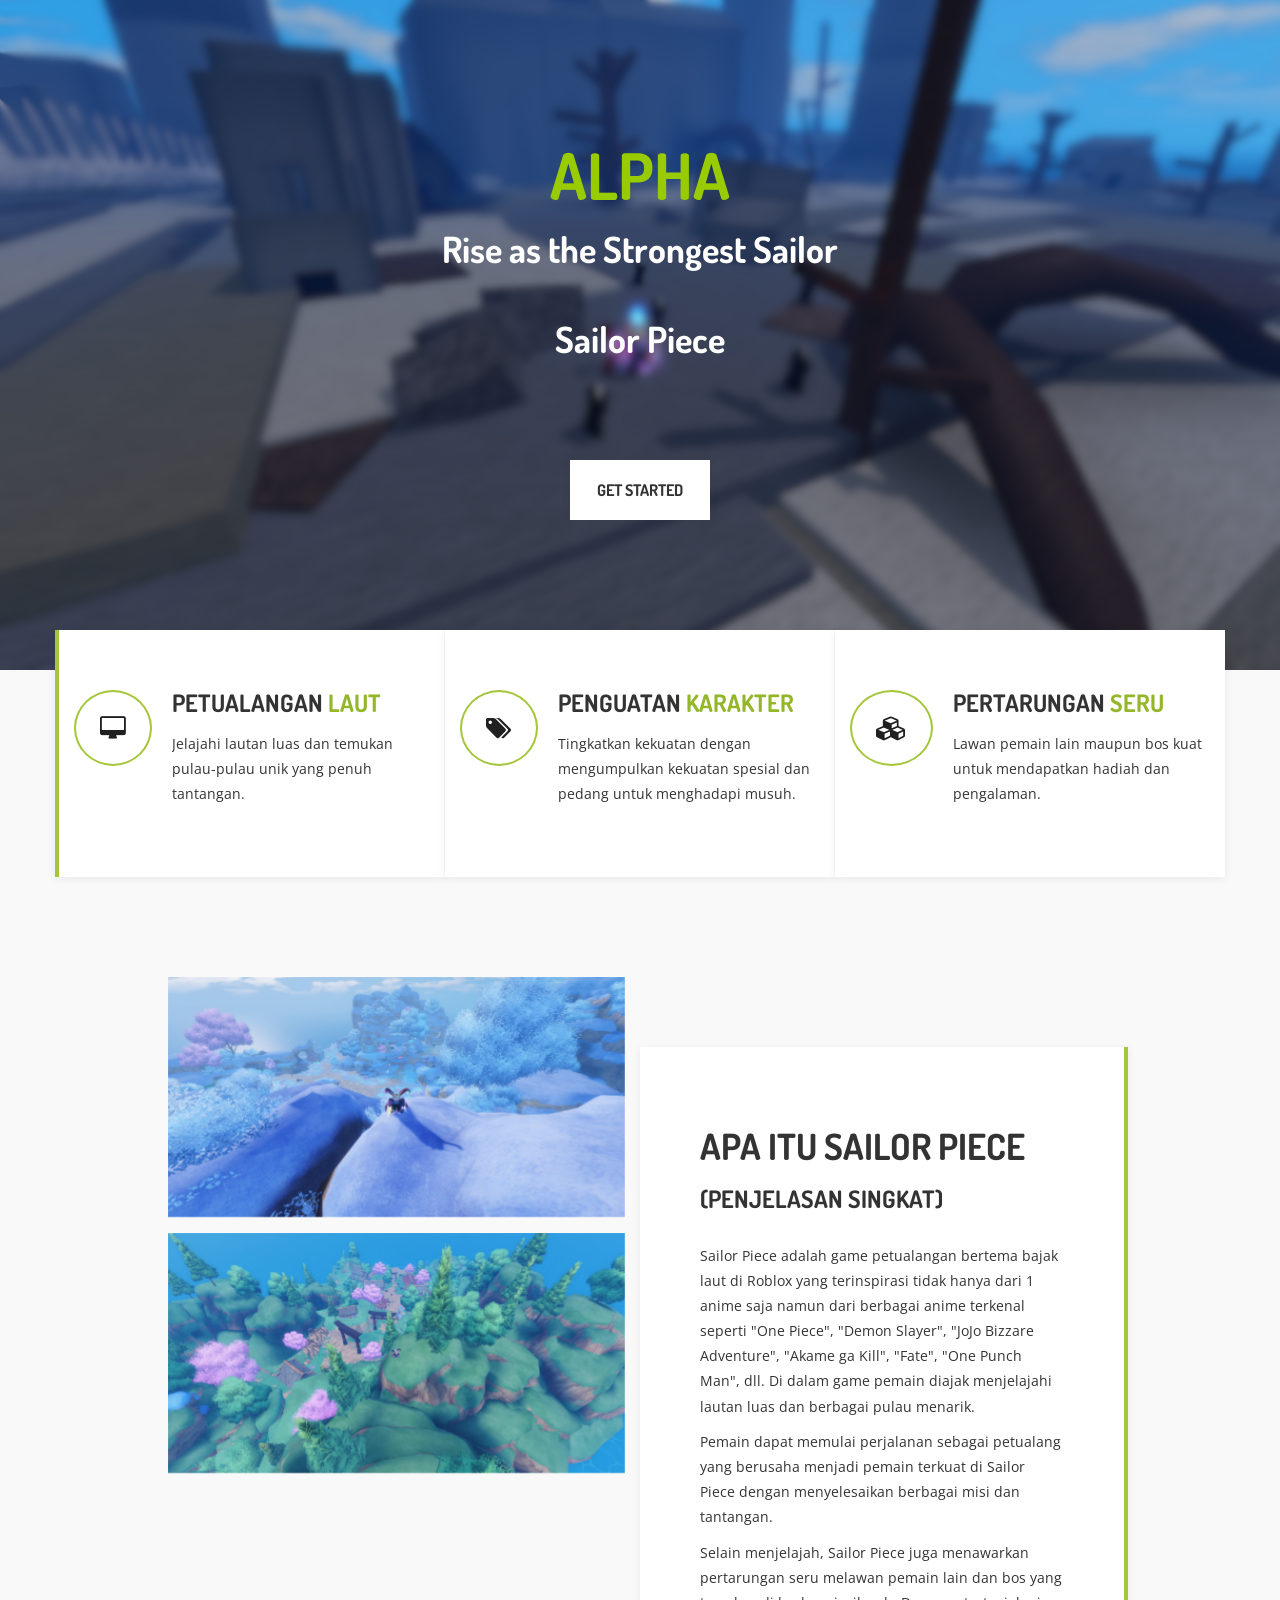
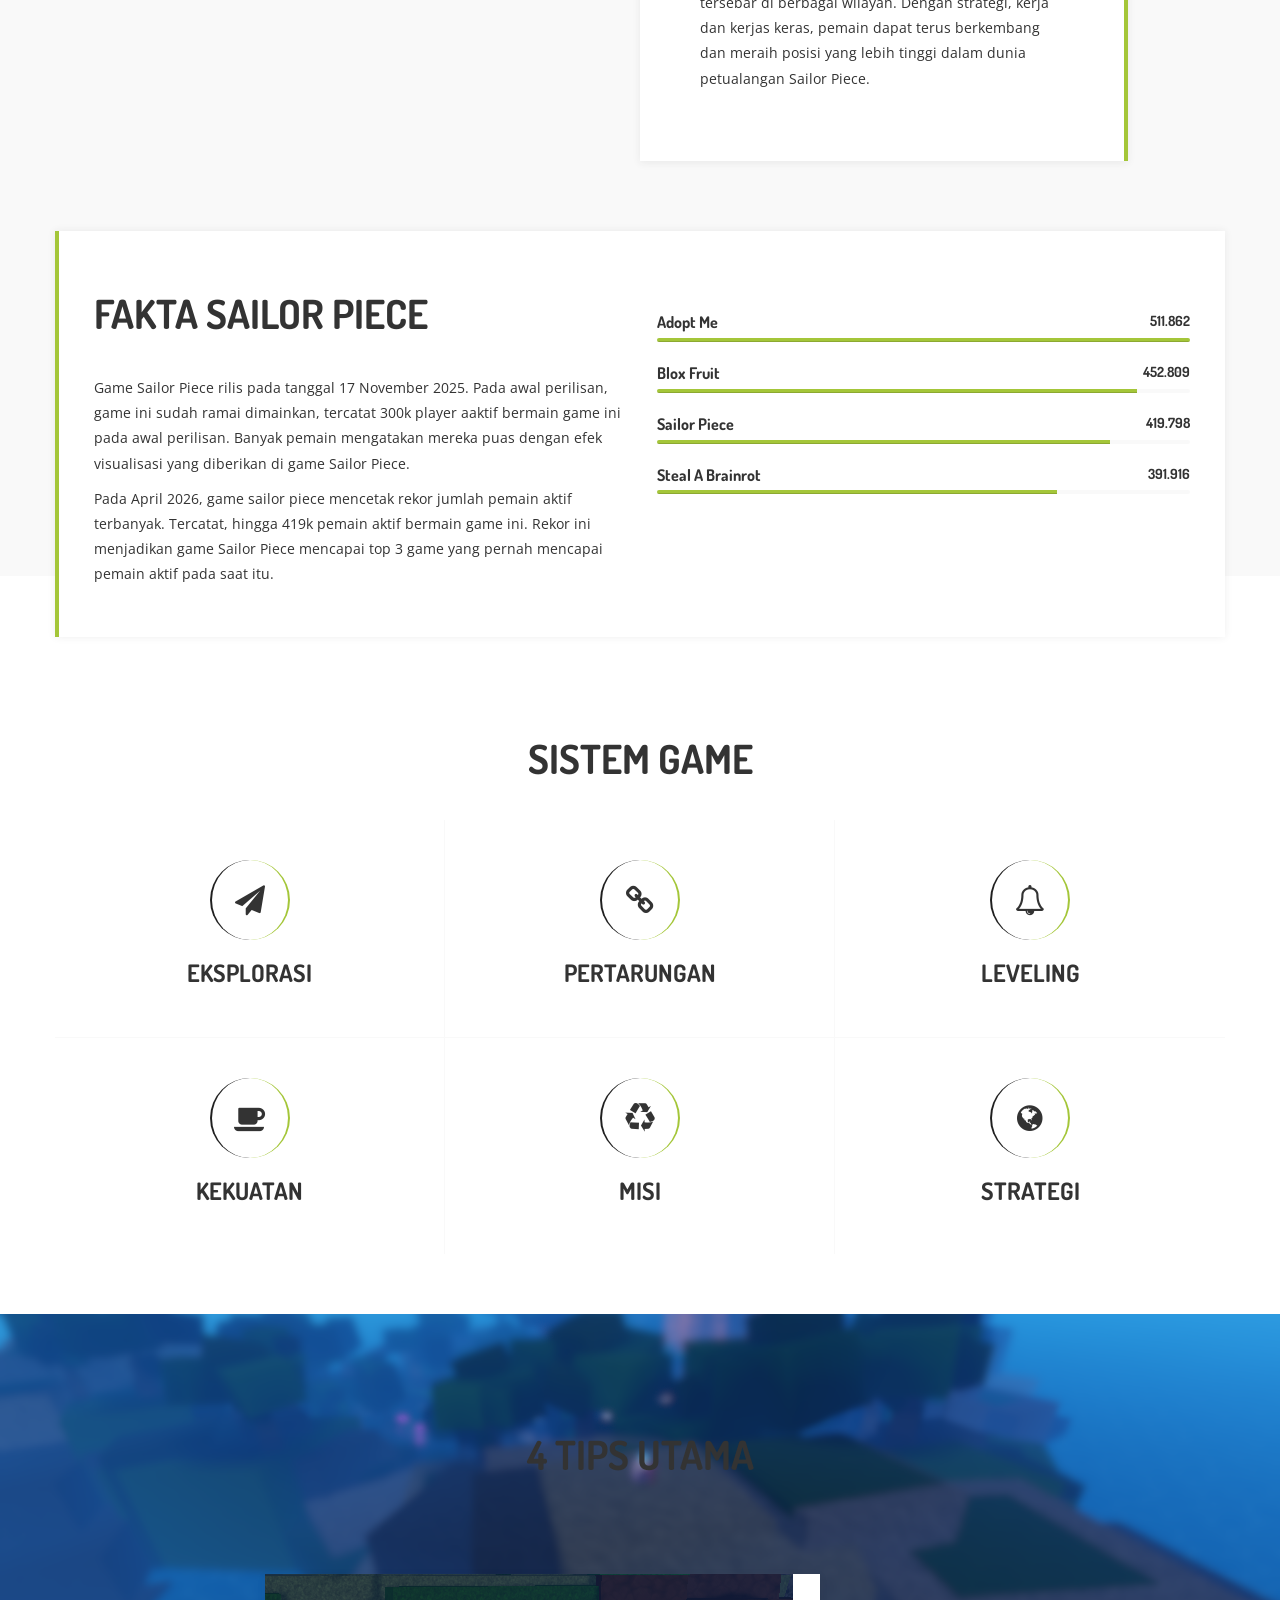
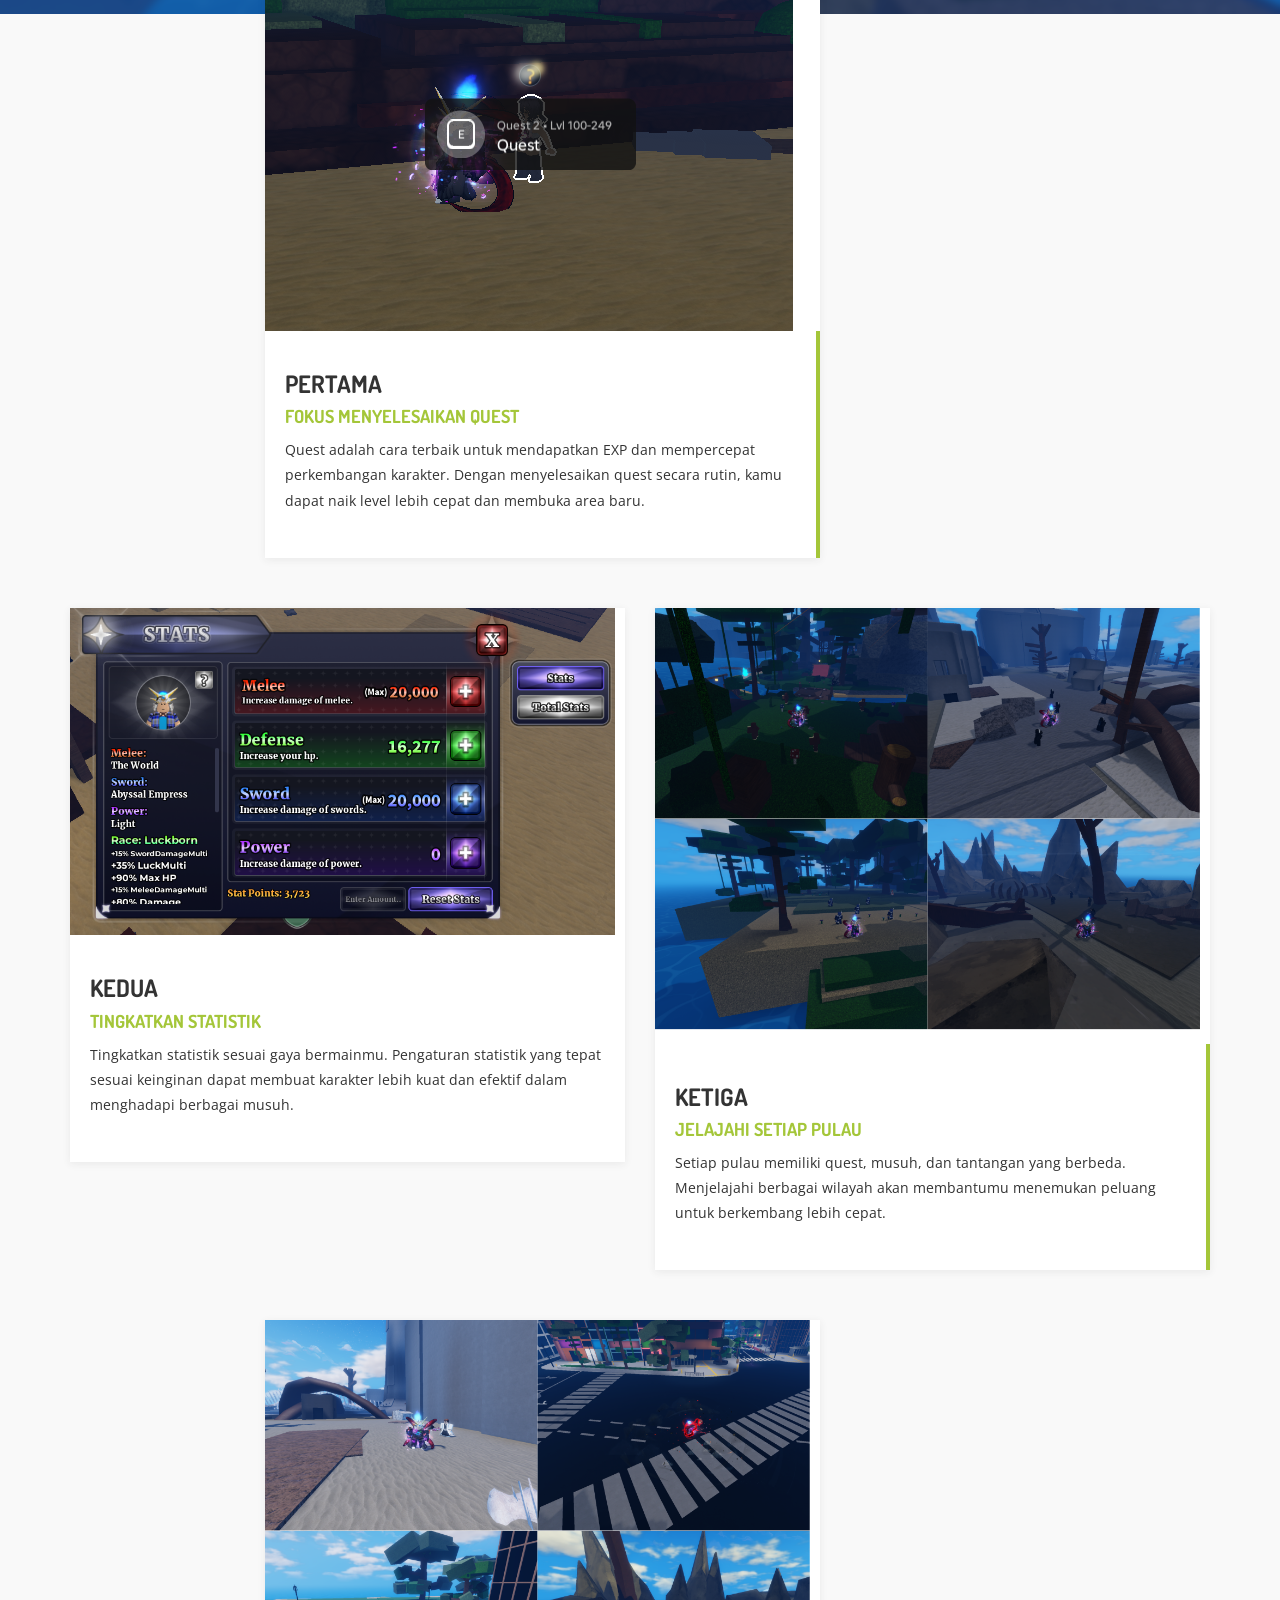
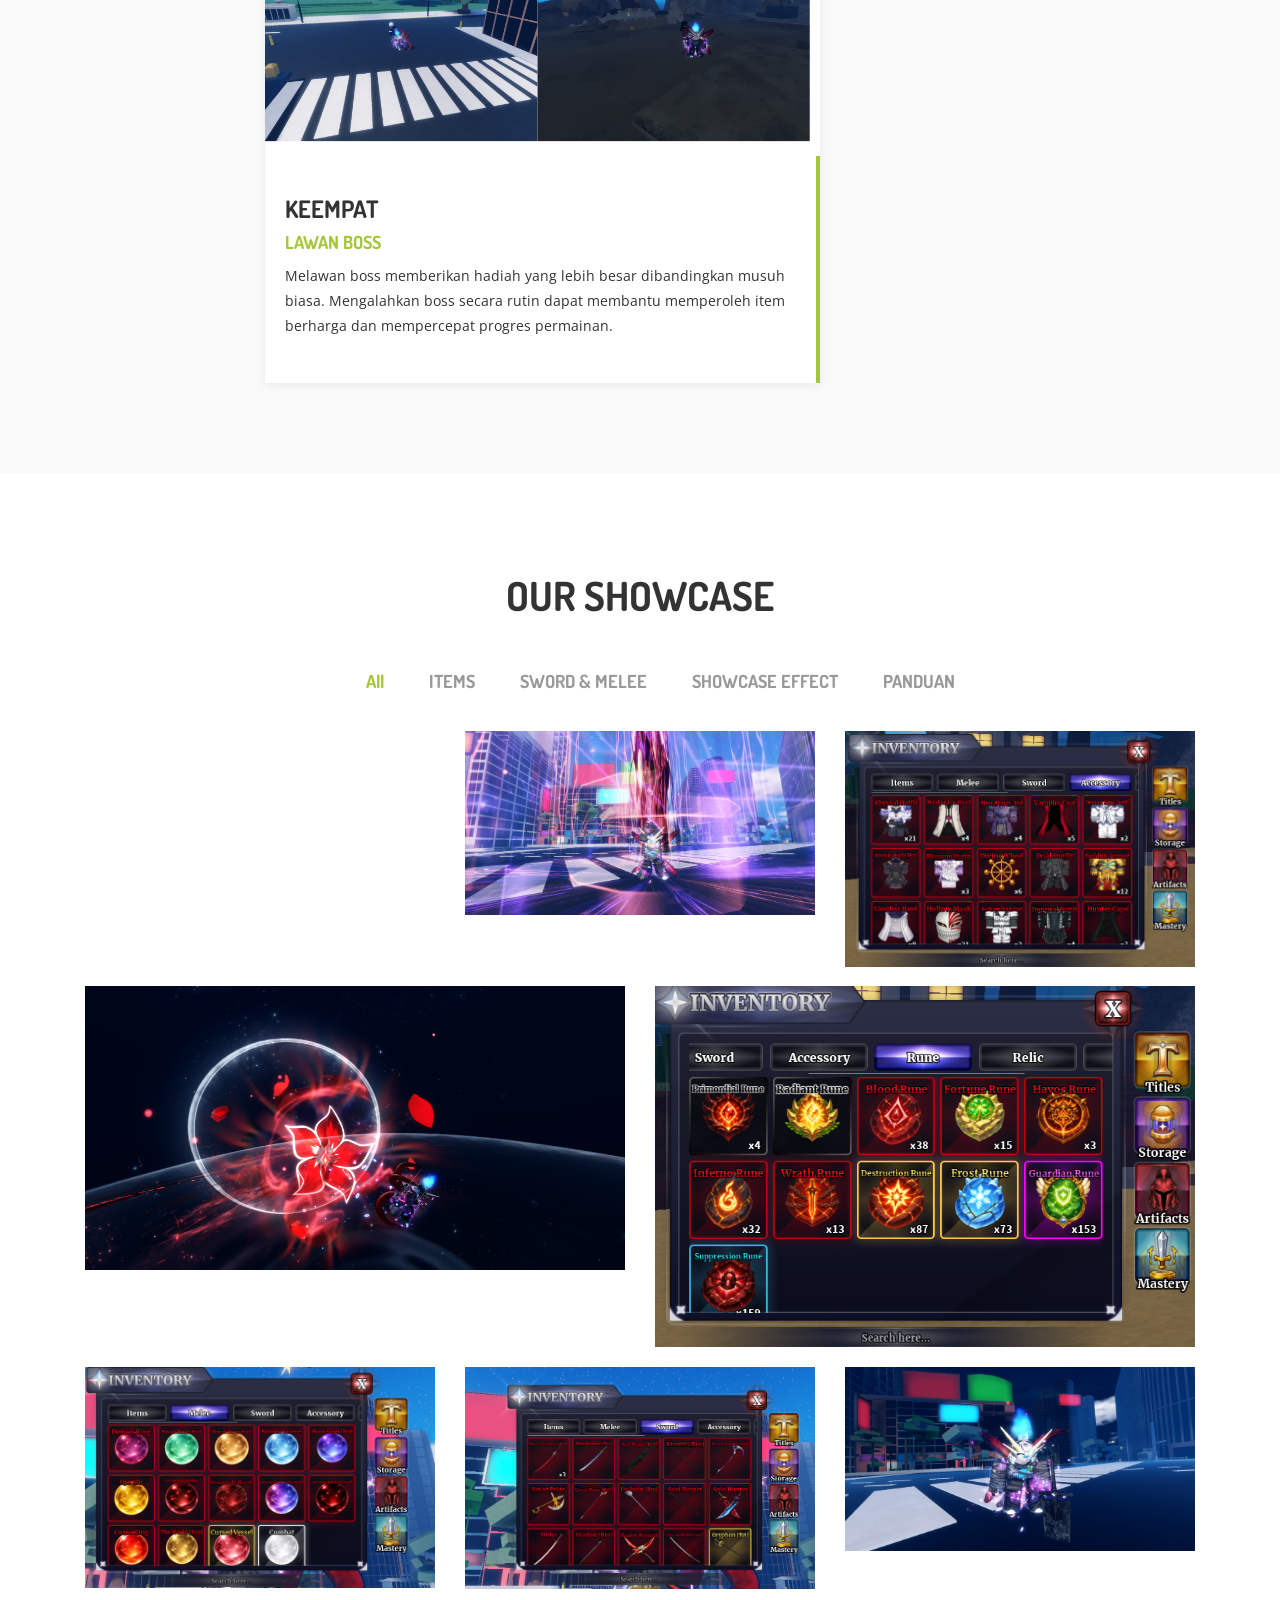
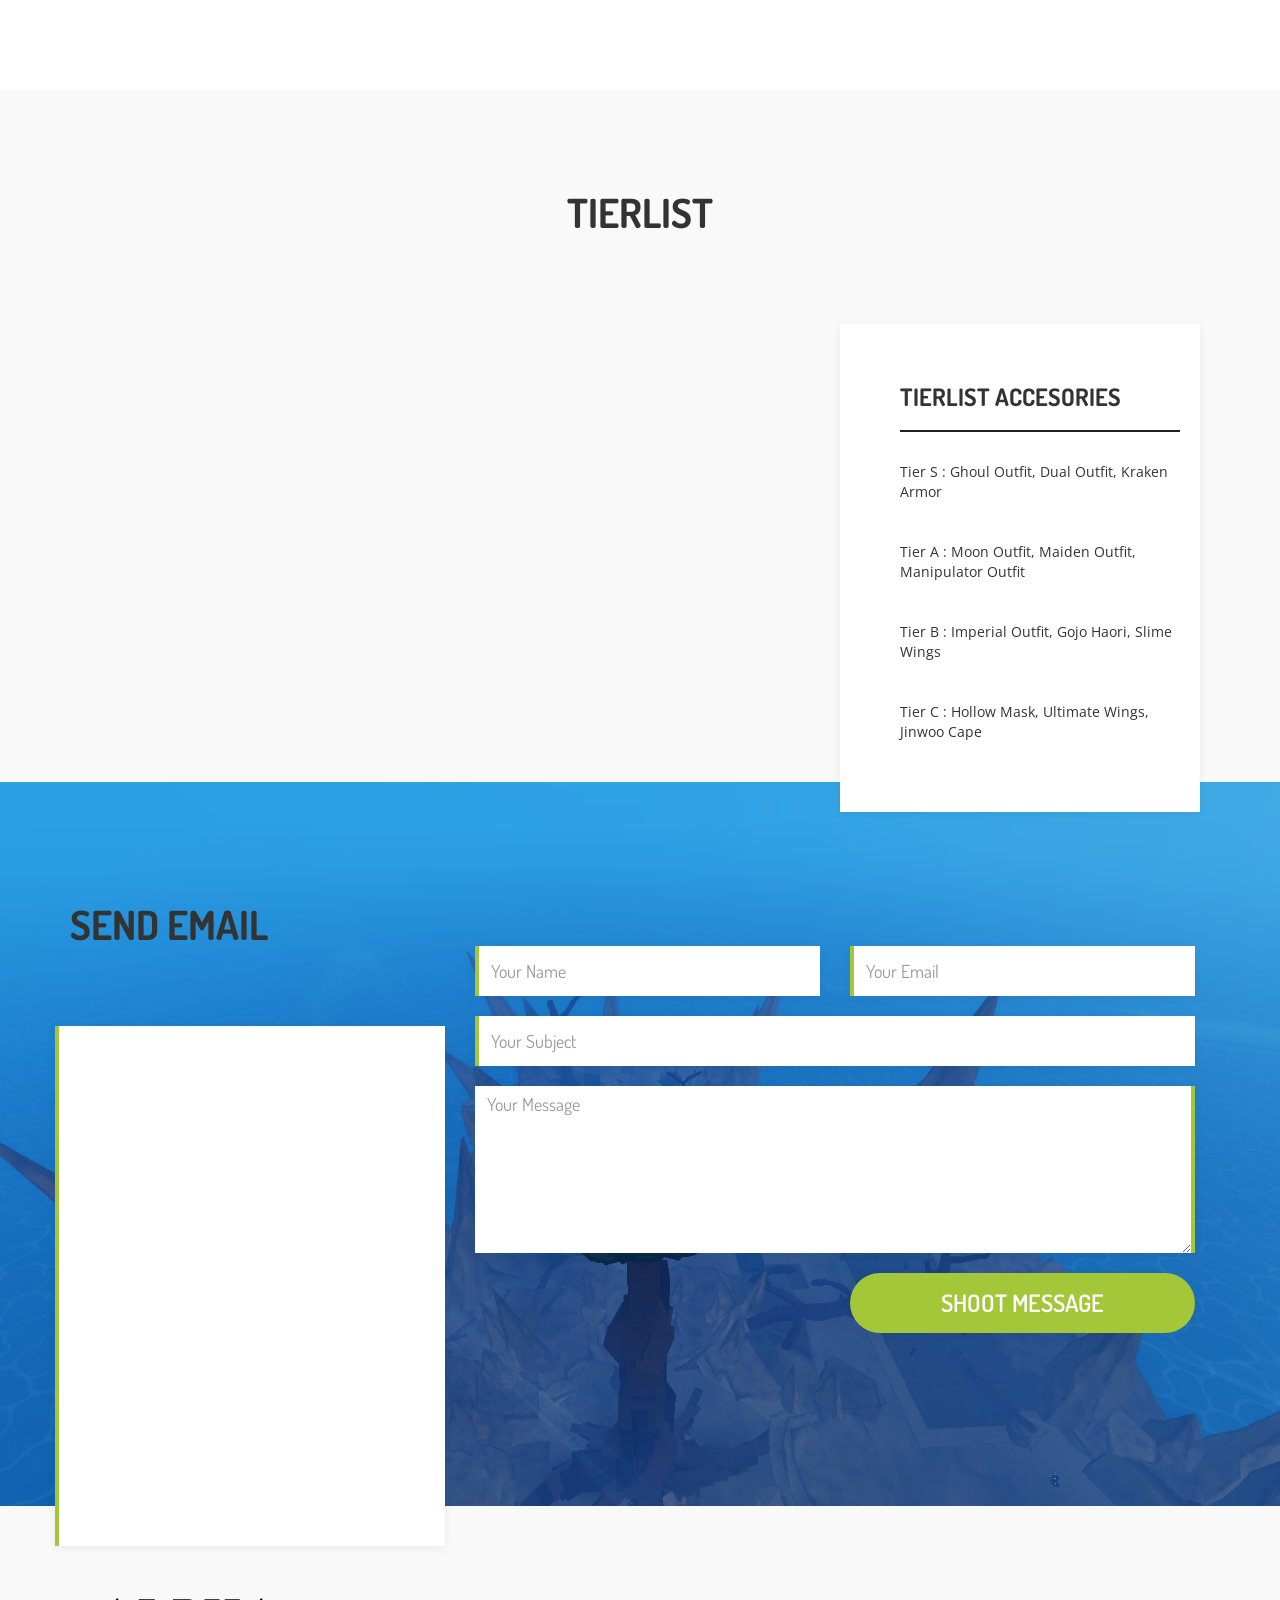
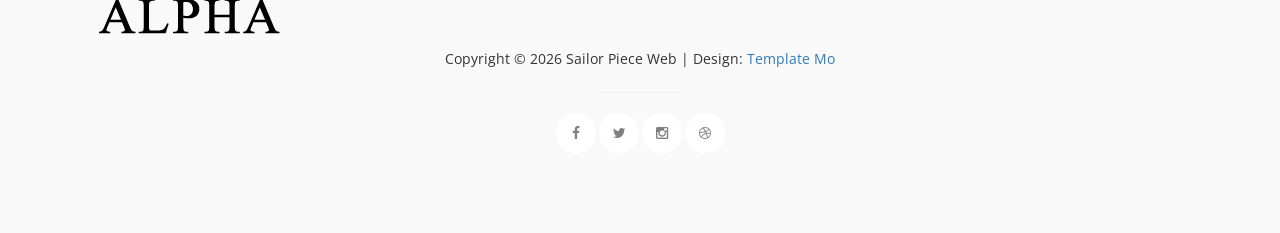
<file: index.html>
<!DOCTYPE html>
<html lang="en">
<head>
	<meta charset="utf-8">
	<meta http-equiv="X-UA-Compatible" content="IE=Edge">
	<meta name="viewport" content="width=device-width, initial-scale=1">
	<meta name="keywords" content="">
	<meta name="description" content="">
	<!-- site title -->
	<title>Alpha - Sailor Piece Website</title>
	<!-- Stylesheets css comes here -->
	<link rel="stylesheet" href="css/bootstrap.min.css">
	<link rel="stylesheet" href="css/animate.min.css">
	<link rel="stylesheet" href="css/font-awesome.min.css">
	<link rel="stylesheet" href="css/nivo-lightbox.css">
	<link rel="stylesheet" href="css/nivo_themes/default/default.css">
	<link rel="stylesheet" href="css/templatemo-style.css">
	<link href='https://fonts.googleapis.com/css?family=Open+Sans:400,300,600,700' rel='stylesheet' type='text/css'>
	<link href='https://fonts.googleapis.com/css?family=Dosis:400,700' rel='stylesheet' type='text/css'>
	
<!-- 
Alpha Template
https://templatememo.com/tm-465-alpha
-->

</head>
<body data-spy="scroll" data-target=".navbar-collapse">

<!-- Preloader yang aktif-->
<div class="preloader">
    <div class="sk-spinner sk-spinner-rotating-plane"></div>
</div>

<!-- navigation section -->
<nav class="navbar navbar-default navbar-fixed-top sticky-navigation" role="navigation">
	<div class="container">
		<div class="navbar-header">
			<button class="navbar-toggle" data-toggle="collapse" data-target=".navbar-collapse">
				<span class="icon icon-bar"></span>
				<span class="icon icon-bar"></span>
				<span class="icon icon-bar"></span>
			</button>
			<a href="#"><img src="images/logo.png" class="img-responsive site-logo" alt="logo"></a>
		</div>
		<div class="collapse navbar-collapse">
			<ul class="nav navbar-nav navbar-right main-navigation">
				<li><a href="#home" class="smoothScroll">HOME</a></li>
				<li><a href="#about" class="smoothScroll">ABOUT</a></li>
				<li><a href="#service" class="smoothScroll">SISTEM</a></li>
				<li><a href="#team" class="smoothScroll">TIPS</a></li>
				<li><a href="#portfolio" class="smoothScroll">SHOWCASE</a></li>
				<li><a href="#price" class="smoothScroll">TIERLIST</a></li>
				<li><a href="#contact" class="smoothScroll">CONTACT</a></li>
            </ul>

    <div id="loginBox">
        <span id="userinfo">Belum login</span>

        <div id="authArea">
            <button onclick="goLogin()" class="login-btn">
                LOGIN
            </button>
        </div>
    </div>

   </div>
</nav>
					
<!-- home section -->
<section id="home" class="tm-home">
	<div class="container">
		<div class="row">
			<div class="col-md-12 col-sm-12">				
            	<h1 class="wow fadeIn tm-home-logo" data-wow-delay="1.3s">ALPHA</h1>
				<h2 class="wow fadeIn tm-home-header" data-wow-delay="1.6s">Rise as the Strongest Sailor</h2>
				<h2 class="wow fadeInUp tm-home-header" data-wow-delay="1.9s">Sailor Piece</h2>
				<a href="#about" class="smoothScroll btn btn-default btn-lg">GET STARTED</a>
				
			</div>
		</div>
	</div>
</section>

<!-- social icons section -->
<section id="tm-icons" class="tm-icons">
	<div class="container">
		<div class="row">
			
				<div class="col-md-4 col-sm-12 tm-icon-1">
					<div class="wow fadeInUp" data-wow-delay="1.3s">
						<div class="media">
							<div class="media-object pull-left">
								<a href="#" class="fa fa-desktop"></a>
							</div>
							<div class="media-body">
								<h3 class="media-heading">Petualangan <span class="green">Laut</span></h3>
								<p>Jelajahi lautan luas dan temukan pulau-pulau unik yang penuh tantangan.</p>
							</div>
						</div>
					</div>
				</div>
				<div class="col-md-4 col-sm-12 tm-icon-2">
					<div class="wow fadeInUp" data-wow-delay="1.6s">
						<div class="media">
							<div class="media-object pull-left">
								<a href="#" class="fa fa-tags"></a>
							</div>
							<div class="media-body">
								<h3 class="media-heading">Penguatan <span class="green">Karakter</span></h3>
								<p>Tingkatkan kekuatan dengan mengumpulkan kekuatan spesial dan pedang untuk menghadapi musuh.</p>
							</div>
						</div>
					</div>
				</div>
				<div class="col-md-4 col-sm-12 tm-icon-3">
					<div class="wow fadeInUp" data-wow-delay="1.9s">
						<div class="media">
							<div class="media-object pull-left">
								<a href="#" class="fa fa-cubes"></a>
							</div>
							<div class="media-body">
								<h3 class="media-heading">Pertarungan <span class="green">Seru</span></h3>
								<p>Lawan pemain lain maupun bos kuat untuk mendapatkan hadiah dan pengalaman.</p>
							</div>
						</div>
					</div>
				</div>
			
		</div>
	</div>
</section>

<!-- about section -->
<section id="about" class="tm-about">
	<div class="container">
		<div class="row">
			<div class="col-md-1 col-sm-1"></div>
			<div class="col-md-5 col-sm-12">
				<img src="images/2703074454_130167267952199_1780748372391.png" class="img-responsive wow fadeIn" data-wow-delay="0.6s" alt="about">
				<img src="images/2703074454_130167267952199_1780795166210.png" class="img-responsive wow fadeInUp" data-wow-delay="0.6s" alt="about">
			</div>
			<div class="col-md-5 col-sm-12 about-des wow fadeInRight" data-wow-delay="0.9s">
				<h1>Apa itu Sailor Piece</h1>
				<h3 class="tm-about-h3">(Penjelasan Singkat)</h3>
				<p>Sailor Piece adalah game petualangan bertema bajak laut di Roblox yang terinspirasi tidak hanya dari 1 anime saja namun dari berbagai anime terkenal seperti "One Piece", "Demon Slayer", "JoJo Bizzare Adventure", "Akame ga Kill", "Fate", "One Punch Man", dll. Di dalam game pemain diajak menjelajahi lautan luas dan berbagai pulau menarik.</p>
                <p>Pemain dapat memulai perjalanan sebagai petualang yang berusaha menjadi pemain terkuat di Sailor Piece dengan menyelesaikan berbagai misi dan tantangan.</p>
				<p>Selain menjelajah, Sailor Piece juga menawarkan pertarungan seru melawan pemain lain dan bos yang tersebar di berbagai wilayah. Dengan strategi, kerja dan kerjas keras, pemain dapat terus berkembang dan meraih posisi yang lebih tinggi dalam dunia petualangan Sailor Piece.</p>
			</div>
			<div class="col-md-1 col-sm-1"></div>
			<div class="col-md-12 col-sm-12 about-bottom-des wow bounceIn">
				<div class="col-md-6 col-sm-12">
					<h2 class="tm-about-header">Fakta Sailor Piece</h2>
					<p>Game Sailor Piece rilis pada tanggal 17 November 2025. Pada awal perilisan, game ini sudah ramai dimainkan, tercatat 300k player aaktif bermain game ini pada awal perilisan. Banyak pemain mengatakan mereka puas dengan efek visualisasi yang diberikan di game Sailor Piece.
					<p>Pada April 2026, game sailor piece mencetak rekor jumlah pemain aktif terbanyak. Tercatat, hingga 419k pemain aktif bermain game ini. Rekor ini menjadikan game Sailor Piece mencapai top 3 game yang pernah mencapai pemain aktif pada saat itu.</p>
				</div>
				<div class="col-md-6 col-sm-12 about-skills">
					<strong>Adopt Me</strong>
						<span class="pull-right">511.862</span>
							<div class="progress">
								<div class="progress-bar progress-bar-primary" role="progressbar" aria-valuenow="80" aria-valuemin="0" aria-valuemax="100" style="width: 100%;"></div>
							</div>
					<strong>Blox Fruit</strong>
						<span class="pull-right">452.809</span>
							<div class="progress">
								<div class="progress-bar progress-bar-primary" role="progressbar" aria-valuenow="90" aria-valuemin="0" aria-valuemax="100" style="width: 90%;"></div>
							</div>
					<strong>Sailor Piece</strong>
						<span class="pull-right">419.798</span>
							<div class="progress">
								<div class="progress-bar progress-bar-primary" role="progressbar" aria-valuenow="85" aria-valuemin="0" aria-valuemax="100" style="width: 85%;"></div>
							</div>
					<strong>Steal A Brainrot</strong>
						<span class="pull-right">391.916</span>
							<div class="progress">
								<div class="progress-bar progress-bar-primary" role="progressbar" aria-valuenow="75" aria-valuemin="0" aria-valuemax="100" style="width: 75%;"></div>
							</div>
				</div>
			</div>
		</div>
	</div>
</section>

<!-- service section -->
<section id="service" class="tm-service">
	<div class="container">
		<div class="row">
			<div class="col-md-12 col-sm-12">
				<h2>Sistem Game</h2>
			</div>
			<div class="col-md-4 col-sm-4 border-right border-bottom">
				<i class="fa fa-paper-plane wow bounceIn" data-wow-delay="0.3s"></i>
				<h3 class="tm-service-h3">Eksplorasi</h3>
			</div>
			<div class="col-md-4 col-sm-4 border-right border-bottom">
				<i class="fa fa-link wow bounceIn" data-wow-delay="0.6s"></i>
				<h3 class="tm-service-h3">Pertarungan</h3>
			</div>
			<div class="col-md-4 col-sm-4 border-bottom">
				<i class="fa fa-bell-o wow bounceIn" data-wow-delay="0.9s"></i>
				<h3 class="tm-service-h3">Leveling</h3>
			</div>
			<div class="col-md-4 col-sm-4 border-right">
				<i class="fa fa-coffee wow bounceIn" data-wow-delay="1s"></i>
				<h3 class="tm-service-h3">Kekuatan</h3>
			</div>
			<div class="col-md-4 col-sm-4 border-right">
				<i class="fa fa-recycle wow bounceIn" data-wow-delay="1.3s"></i>
				<h3 class="tm-service-h3">Misi</h3>
			</div>
			<div class="col-md-4 col-sm-4">
				<i class="fa fa-globe wow bounceIn" data-wow-delay="1.6s"></i>
				<h3 class="tm-service-h3">Strategi</h3>
			</div>
		</div>
	</div>
</section>

<!-- home section -->
<section id="team" class="tm-team">
	<div class="team-title">
		<h2>4 Tips Utama</h2>
	</div>
	<div class="container">
		<div class="row">
			<div class="container-fluid">
			<div class="col-md-2 col-sm-1"></div>
			<div class="col-md-6 col-sm-10">
				<div class="media wow fadeInUp" data-wow-delay="0.3s">
					<div class="media-object pull-left">
						<img src="images/Screenshot 2026-06-07 180700.png" class="img-responsive" alt="team">
					</div>
					<div class="media-body border-right">
						<h3 class="media-heading">Pertama</h3>
						<h4 class="tm-team-member-heading-2">Fokus Menyelesaikan Quest</h4>
						<p>Quest adalah cara terbaik untuk mendapatkan EXP dan mempercepat perkembangan karakter. Dengan menyelesaikan quest secara rutin, kamu dapat naik level lebih cepat dan membuka area baru.</p>
					</div>
				</div>
			</div>
			<div class="col-md-6 col-sm-10">
				<div class="media wow fadeInUp" data-wow-delay="0.6s">
					<div class="media-object pull-left">
						<img src="images/Screenshot 2026-06-07 173415.png" class="img-responsive" alt="team">
					</div>
					<div class="media-body">
						<h3 class="media-heading">Kedua</h3>
						<h4 class="tm-team-member-heading-2">Tingkatkan Statistik</h4>
						<p>Tingkatkan statistik sesuai gaya bermainmu. Pengaturan statistik yang tepat sesuai keinginan dapat membuat karakter lebih kuat dan efektif dalam menghadapi berbagai musuh.</p>
					</div>
				</div>
			</div>
			<div class="col-md-6 col-sm-10">
				<div class="media wow fadeInUp" data-wow-delay="0.9s">
					<div class="media-object pull-left">
						<img src="images/Desain tanpa judul.png" class="img-responsive" alt="team">
					</div>
					<div class="media-body border-right">
						<h3 class="media-heading">Ketiga</h3>
						<h4 class="tm-team-member-heading-2">Jelajahi Setiap Pulau</h4>
						<p>Setiap pulau memiliki quest, musuh, dan tantangan yang berbeda. Menjelajahi berbagai wilayah akan membantumu menemukan peluang untuk berkembang lebih cepat.</p>
					</div>
				</div>
			</div>
			<div class="col-md-2 col-sm-2"></div>
			<div class="col-md-6 col-sm-10">
				<div class="media wow fadeInUp" data-wow-delay="1s">
					<div class="media-object pull-left">
						<img src="images/Desain tanpa judul (1).png" class="img-responsive" alt="team">
					</div>
					<div class="media-body border-right">
						<h3 class="media-heading">Keempat</h3>
						<h4 class="tm-team-member-heading-2">Lawan Boss</h4>
						<p>Melawan boss memberikan hadiah yang lebih besar dibandingkan musuh biasa. Mengalahkan boss secara rutin dapat membantu memperoleh item berharga dan mempercepat progres permainan.</p>
					</div>
				</div>
			</div>
		</div>
		</div>
	</div>
</section>

<!-- portfolio section -->
<section id="portfolio" class="tm-portfolio">
	<div class="container">
		<div class="row">
			<div class="col-md-12 col-sm-12">
				<div class="title">
					<h2>Our Showcase</h2>
				</div>
				<!-- ISO section -->
				<div class="iso-section">
					<ul class="filter-wrapper clearfix">
                   		 <li><a href="#" data-filter="*" class="selected opc-main-bg">All</a></li>
                   		 <li><a href="#" class="opc-main-bg" data-filter=".html">ITEMS </a></li>
                   		 <li><a href="#" class="opc-main-bg" data-filter=".photoshop">SWORD &AMP MELEE</a></li>
                    	 <li><a href="#" class="opc-main-bg" data-filter=".wordpress">SHOWCASE EFFECT</a></li>
                    	 <li><a href="#" class="opc-main-bg" data-filter=".mobile">PANDUAN</a></li>
               		</ul>
               		<div class="iso-box-section wow fadeIn" data-wow-delay="0.9s">
               			<div class="iso-box-wrapper col4-iso-box">

               				 <div class="iso-box mobile col-md-4 col-sm-4">
               				 	<a href="images/portfolio-img2.jpg" data-lightbox-gallery="portfolio-gallery"><iframe class="responsive-iframe" src="https://www.youtube.com/embed/DVCL-u591rc" title="PEMULA STOP Main Asal! Ini TIPS Dasar Main SAILOR PIECE Biar Cepet Jago" frameborder="0" allow="accelerometer; autoplay; clipboard-write; encrypted-media; gyroscope; picture-in-picture; web-share" referrerpolicy="strict-origin-when-cross-origin" allowfullscreen></iframe></a>
               				 </div>

               				 <div class="iso-box wordpress col-md-4 col-sm-4">
               				 	<a href="images/portfolio-img3.jpg" data-lightbox-gallery="portfolio-gallery"><img src="images/2703074454_77747658251236_1780830223930.png" alt="portfolio img"></a>
               				 </div>

               				 <div class="iso-box html col-md-4 col-sm-4">
               				 	<a href="images/portfolio-img4.jpg" data-lightbox-gallery="portfolio-gallery"><img src="images/Screenshot 2026-06-07 182025.png" alt="portfolio img"></a>
               				 </div>

               				 <div class="iso-box wordpress col-md-6 col-sm-6">
               				 	<a href="images/portfolio-img5.jpg" data-lightbox-gallery="portfolio-gallery"><img src="images/2703074454_77747658251236_1780830189680.png" alt="portfolio img"></a>
               				 </div>

               				 <div class="iso-box html col-md-6 col-sm-6">
               				 	<a href="images/portfolio-img6.jpg" data-lightbox-gallery="portfolio-gallery"><img src="images/Screenshot 2026-06-07 182130.png" alt="portfolio img"></a>
               				 </div>

               				 <div class="iso-box photoshop col-md-4 col-sm-4">
               				 	<a href="images/portfolio-img7.jpg" data-lightbox-gallery="portfolio-gallery"><img src="images/Screenshot 2026-06-07 180440.png" alt="portfolio img"></a>
               				 </div>

               				 <div class="iso-box photoshop col-md-4 col-sm-4">
               				 	<a href="images/portfolio-img8.jpg" data-lightbox-gallery="portfolio-gallery"><img src="images/Screenshot 2026-06-07 180405.png" alt="portfolio img"></a>
               				 </div>

               				 <div class="iso-box wordpress col-md-4 col-sm-4">
               				 	<a href="images/portfolio-img9.jpg" data-lightbox-gallery="portfolio-gallery"><img src="images/2703074454_77747658251236_1780830144709.png" alt="portfolio img"></a>
               				 </div>

               			</div>
               		</div>

				</div>
			</div>
		</div>
	</div>
</section>		

<!-- price section -->
<section id="price" class="tm-price">
	<div class="container">
		<div class="col-md-12 col-sm-12">
			<h2 class="tm-price-section-heading">Tierlist</h2>
		</div>
		<div class="col-md-4 col-sm-6">
			<div class="plan wow bounceIn" data-wow-delay="0.3s">
				<h3 class="plan_title">Tierlist Sword</h3>
					<ul>
						<li>Tier S : Dual Wielder, Ice Queen, Sun God</li>
						<li>Tier A : Soul Reaper, Manipulator Sword, Dragon Slayer</li>
						<li>Tier B : Solo Hunter, Excalibur</li>
						<li>Tier C : Gryphoon, Dark Blade, Katana</li>
					</ul>
					
			</div>
		</div>
		<div class="col-md-4 col-sm-6">
			<div class="plan wow bounceIn" data-wow-delay="0.6s">
				<h3 class="plan_title">Tierlist Meele</h3>
					<ul>
						<li>Tier S : Cosmic Being, The World, King of Heroes</li>
						<li>Tier A : Strongest of Today, Madoka, Vampire King</li>
						<li>Tier B : Cursed King, Limitless Sorcerer, Cursed Vessel</li>
						<li>Tier C : Combat</li>
					</ul>
					
			</div>
		</div>
		<div class="col-md-4 col-sm-6">
			<div class="plan wow bounceIn" data-wow-delay="0.9s">
				<h3 class="plan_title">Tierlist Accesories</h3>
					<ul>
						<li>Tier S : Ghoul Outfit, Dual Outfit, Kraken Armor</li>
						<li>Tier A : Moon Outfit, Maiden Outfit, Manipulator Outfit</li>
						<li>Tier B : Imperial Outfit, Gojo Haori, Slime Wings</li>
						<li>Tier C : Hollow Mask, Ultimate Wings, Jinwoo Cape</li>
					</ul>
					
			</div>
		</div>
	</div>
</section>

<!-- contact section -->
<section id="contact" class="tm-contact">
	<div class="container">
		<div class="row">
			<div class="col-md-12 col-sm-12">
				<h2>Send Email</h2>
			</div>
			<div class="col-md-4 col-sm-5 address wow fadeInUp" data-wow-delay="0.6s">
				<div class="map-container">
					<iframe class="responsive-iframe" src="https://www.google.com/maps/embed?pb=!1m18!1m12!1m3!1d3163.536796961543!2d-122.30295212359489!3d37.54241492551003!2m3!1f0!2f0!3f0!3m2!1i1024!2i768!4f13.1!3m3!1m2!1s0x808f9f001337d9f9%3A0x24902862e2fff05c!2sRoblox%20Office%20(Station%202)!5e0!3m2!1sid!2sid!4v1780834294493!5m2!1sid!2sid" style="border:0;" allowfullscreen="" loading="lazy" referrerpolicy="no-referrer-when-downgrade"></iframe>
				</div>		
			</div>	
			<div class="col-md-8 col-sm-7 contact-form wow fadeInRight" data-wow-delay="0.9s">
				<form action="#" method="post" role="form">
					<div class="col-md-6 col-sm-6">
						<input class="form-control" type="text" placeholder="Your Name">
					</div>
					<div class="col-md-6 col-sm-6">
						<input class="form-control" type="email" placeholder="Your Email">
					</div>
					<div class="col-md-12 col-sm-12">
						<input class="form-control" type="text" placeholder="Your Subject">
						<textarea class="form-control" placeholder="Your Message" rows="6"></textarea>
					</div>
					<div class="col-md-offset-6 col-md-6 col-sm-12">
						<input class="form-control" type="submit" value="SHOOT MESSAGE">
					</div>
				</form>
			</div>
		</div>
	</div>
</section>

<!-- footer section -->
<footer>
	<div class="container">
		<div class="row">
			<div class="col-md-12 col-sm-12">
				<img src="images/logo.png" class="img-responsive" alt="footer logo">
				<p>Copyright &copy;  2026 Sailor Piece Web 
                
                | Design: <a rel="nofollow" href="https://templatemo.com" title="free templates">Template Mo</a></p>
				<hr>
				<ul class="social-icon">
					<li class="wow bounceIn" data-wow-delay="0.3s"><a href="#" class="fa fa-facebook"></a></li>
					<li class="wow bounceIn" data-wow-delay="0.6s"><a href="#" class="fa fa-twitter"></a></li>
					<li class="wow bounceIn" data-wow-delay="0.9s"><a href="#" class="fa fa-instagram"></a></li>
					<li class="wow bounceIn" data-wow-delay="1s"><a href="#" class="fa fa-dribbble"></a></li>
				</ul>
			</div>
		</div>
	</div>
</footer>


<!-- javascript js comes here -->
<script src="js/jquery.js"></script>
<script src="js/bootstrap.min.js"></script>
<script src="js/smoothscroll.js"></script>
<script src="js/isotope.js"></script>
<script src="js/imagesloaded.min.js"></script>
<script src="js/nivo-lightbox.min.js"></script>
<script src="js/wow.min.js"></script>
<script src="js/jquery.nav.js"></script>
<script src="js/custom.js"></script>
<script src="js/welcome.js"></script>

</body>
</html>
</file>
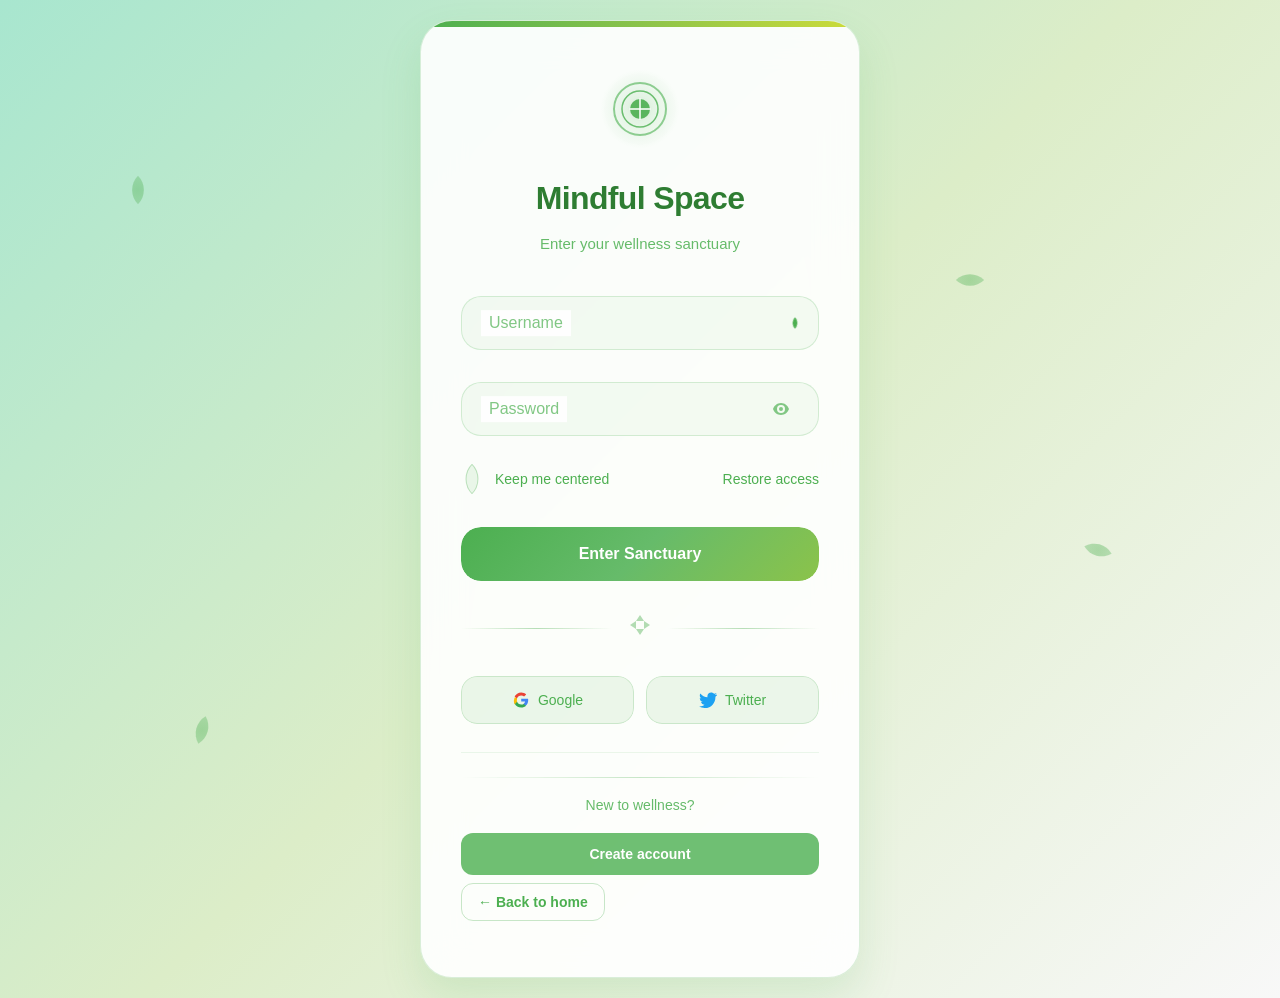
<file: login/index.html>
<!DOCTYPE html>
<html lang="en">
<head>
    <meta charset="UTF-8">
    <meta name="viewport" content="width=device-width, initial-scale=1.0">
    <title>Eco Wellness Login</title>
    <link rel="stylesheet" href="style.css">
</head>
<body>
    <div class="nature-background">
        <div class="floating-leaf leaf-1"></div>
        <div class="floating-leaf leaf-2"></div>
        <div class="floating-leaf leaf-3"></div>
        <div class="floating-leaf leaf-4"></div>
    </div>

    <div class="login-container">
        <div class="wellness-card">
            <div class="organic-border"></div>
            
            <div class="mindful-header">
                <div class="zen-logo">
                    <svg width="56" height="56" viewBox="0 0 56 56" fill="none">
                        <circle cx="28" cy="28" r="26" stroke="currentColor" stroke-width="2" fill="none" opacity="0.6"/>
                        <circle cx="28" cy="28" r="18" stroke="currentColor" stroke-width="1.5" fill="none" opacity="0.8"/>
                        <circle cx="28" cy="28" r="10" fill="currentColor" opacity="0.9"/>
                        <path d="M28 18v20M18 28h20" stroke="white" stroke-width="1.5" stroke-linecap="round"/>
                    </svg>
                    <div class="zen-glow"></div>
                </div>
                <h1>Mindful Space</h1>
                <p>Enter your wellness sanctuary</p>
            </div>
            
            <form class="harmony-form" id="loginForm" novalidate>
                <div class="organic-field">
                    <div class="field-nature"></div>
                    <input type="text" id="username" name="username" required autocomplete="username">
                    <label for="username">Username</label>
                    <div class="growth-indicator">
                        <div class="leaf-sprout"></div>
                    </div>
                    <span class="gentle-error" id="usernameError"></span>
                </div>

                <div class="organic-field">
                    <div class="field-nature"></div>
                    <input type="password" id="password" name="password" required autocomplete="current-password">
                    <label for="password">Password</label>
                    <button type="button" class="nature-toggle" id="passwordToggle" aria-label="Toggle password visibility">
                        <svg class="eye-visible" width="20" height="20" viewBox="0 0 20 20" fill="none">
                            <path d="M10 4c-4 0-7 3-8 6 1 3 4 6 8 6s7-3 8-6c-1-3-4-6-8-6zm0 10a4 4 0 110-8 4 4 0 010 8zm0-6a2 2 0 100 4 2 2 0 000-4z" fill="currentColor"/>
                        </svg>
                        <svg class="eye-hidden" width="20" height="20" viewBox="0 0 20 20" fill="none">
                            <path d="M3 3l14 14M8.5 8.5a2 2 0 002.83 2.83m-.83-4.83a4 4 0 014 4M10 6C6 6 3 9 2 12c.5 1.5 2 3.5 4 4.5M10 14c4 0 7-3 8-6-.5-1.5-2-3.5-4-4.5" stroke="currentColor" stroke-width="1.5" stroke-linecap="round" stroke-linejoin="round"/>
                        </svg>
                    </button>
                    <span class="gentle-error" id="passwordError"></span>
                </div>

                <div class="mindful-options">
                    <label class="zen-checkbox">
                        <input type="checkbox" id="remember" name="remember">
                        <span class="checkbox-leaf">
                            <div class="leaf-shape"></div>
                            <svg width="10" height="8" viewBox="0 0 10 8" fill="none">
                                <path d="M1 4l2.5 2.5L9 1" stroke="currentColor" stroke-width="1.5" stroke-linecap="round" stroke-linejoin="round"/>
                            </svg>
                        </span>
                        <span class="checkbox-text">Keep me centered</span>
                    </label>
                    <a href="#" class="healing-link">Restore access</a>
                </div>

                <button type="submit" class="harmony-button">
                    <div class="button-earth"></div>
                    <span class="button-text">Enter Sanctuary</span>
                    <div class="button-growth">
                        <div class="growing-circle circle-1"></div>
                        <div class="growing-circle circle-2"></div>
                        <div class="growing-circle circle-3"></div>
                    </div>
                    <div class="button-aura"></div>
                </button>

                <div id="alertBox" class="alert" style="display:none;"></div>
            </form>

            <div class="balance-divider">
                <div class="divider-branch"></div>
                <div class="divider-center">
                    <svg width="24" height="24" viewBox="0 0 24 24" fill="none">
                        <path d="M12 2L8 8h8l-4-6zM12 22l4-6H8l4 6zM2 12l6-4v8l-6-4zM22 12l-6 4V8l6 4z" fill="currentColor" opacity="0.6"/>
                    </svg>
                </div>
                <div class="divider-branch"></div>
            </div>

            <div class="natural-social">
                <button type="button" class="earth-social google-btn">
                    <div class="social-earth"></div>
                    <svg width="18" height="18" viewBox="0 0 18 18">
                        <path fill="#4285F4" d="M16.2 9.2c0-.5-.04-1-.12-1.5H9.2v2.8h3.9a3.4 3.4 0 01-1.5 2.2v1.8h2.4c1.4-1.3 2.2-3.2 2.2-5.3z"/>
                        <path fill="#34A853" d="M9.2 16.5c2 0 3.7-.7 4.9-1.8l-2.4-1.8c-.7.5-1.5.7-2.5.7-1.9 0-3.6-1.3-4.2-3H2.6v1.8c1.2 2.4 3.7 4.1 6.6 4.1z"/>
                        <path fill="#FBBC05" d="M5 10.8a5.2 5.2 0 010-2.6V6.4H2.6a8.6 8.6 0 000 7.2L5 10.8z"/>
                        <path fill="#EA4335" d="M9.2 4.4c1.1 0 2.1.4 2.9 1.1l2.1-2.1C12.8 2.2 11.1 1.5 9.2 1.5c-2.9 0-5.4 1.7-6.6 4.1L5 7.4c.6-1.8 2.3-3 4.2-3z"/>
                    </svg>
                    <span>Google</span>
                    <div class="social-glow"></div>
                </button>
                
                <button type="button" class="earth-social twitter-btn">
                    <div class="social-earth"></div>
                    <svg width="18" height="18" viewBox="0 0 18 18" fill="#1DA1F2">
                        <path d="M18 3.4c-.7.3-1.4.5-2.2.6.8-.5 1.4-1.2 1.7-2.1-.7.4-1.5.7-2.4.9C14.4 2.1 13.4 1.5 12.2 1.5c-2.1 0-3.8 1.7-3.8 3.8 0 .3 0 .6.1.9C5.8 6 3.1 4.6 1.3 2.4c-.3.5-.5 1.2-.5 2 0 1.3.7 2.5 1.7 3.2-.6 0-1.2-.2-1.7-.5v.1c0 1.8 1.3 3.4 3 3.8-.3.1-.7.1-1 .1-.3 0-.5 0-.8-.1.5 1.6 1.9 2.8 3.5 2.8-1.3 1-2.9 1.6-4.7 1.6-.3 0-.6 0-.9-.1 1.7 1.1 3.7 1.8 5.8 1.8 6.9 0 10.7-5.7 10.7-10.7 0-.2 0-.4 0-.6.7-.5 1.3-1.1 1.8-1.8z"/>
                    </svg>
                    <span>Twitter</span>
                    <div class="social-glow"></div>
                </button>
            </div>

            <div class="auth-footer">
                <div class="auth-divider"></div>
                <p class="auth-text">New to wellness?</p>
                <a href="register.html" class="auth-link primary-link">Create account</a>
                <button type="button" class="auth-link secondary-link" onclick="location.href='../index.html';">
                    ← Back to home
                </button>
            </div>

            <div class="harmony-success" id="successMessage">
                <div class="success-mandala">
                    <div class="mandala-ring ring-1"></div>
                    <div class="mandala-ring ring-2"></div>
                    <div class="mandala-ring ring-3"></div>
                    <div class="mandala-center">
                        <svg width="28" height="28" viewBox="0 0 28 28" fill="none">
                            <path d="M8 14l6 6 12-12" stroke="currentColor" stroke-width="2.5" stroke-linecap="round" stroke-linejoin="round"/>
                        </svg>
                    </div>
                </div>
                <h3>Welcome Home</h3>
                <p>Your sanctuary awaits...</p>
            </div>
        </div>
    </div>

    <script src="script.js"></script>
</body>
</html>
</file>
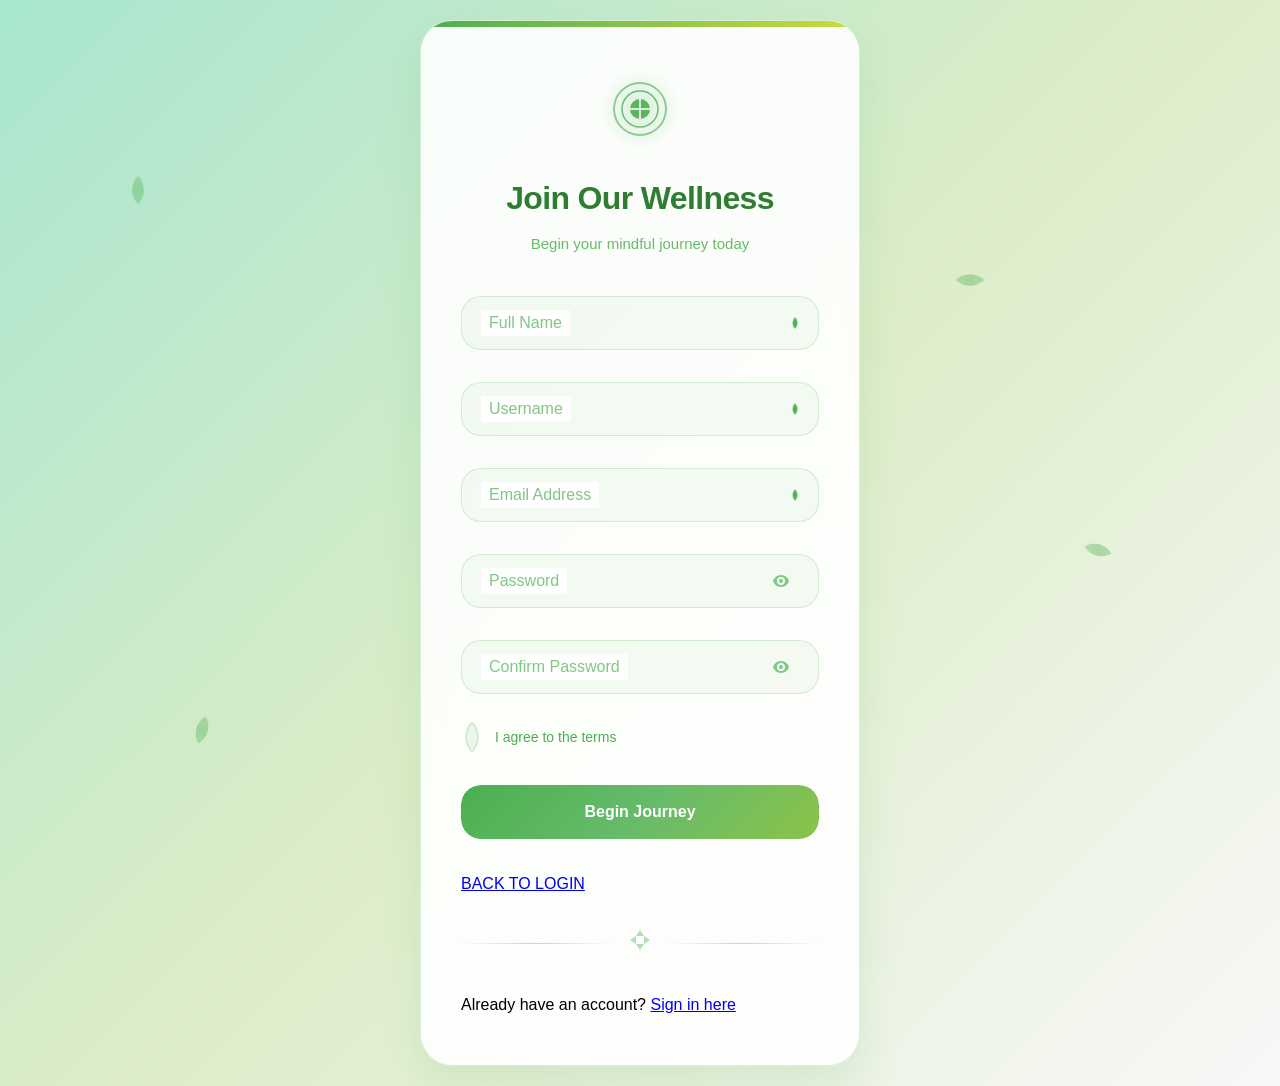
<file: login/register.html>
<!DOCTYPE html>
<html lang="en">
<head>
    <meta charset="UTF-8">
    <meta name="viewport" content="width=device-width, initial-scale=1.0">
    <title>Eco Wellness Register</title>
    <link rel="stylesheet" href="style.css">
</head>
<body>
    <div class="nature-background">
        <div class="floating-leaf leaf-1"></div>
        <div class="floating-leaf leaf-2"></div>
        <div class="floating-leaf leaf-3"></div>
        <div class="floating-leaf leaf-4"></div>
    </div>

    <div class="login-container">
        <div class="wellness-card">
            <div class="organic-border"></div>
            
            <div class="mindful-header">
                <div class="zen-logo">
                    <svg width="56" height="56" viewBox="0 0 56 56" fill="none">
                        <circle cx="28" cy="28" r="26" stroke="currentColor" stroke-width="2" fill="none" opacity="0.6"/>
                        <circle cx="28" cy="28" r="18" stroke="currentColor" stroke-width="1.5" fill="none" opacity="0.8"/>
                        <circle cx="28" cy="28" r="10" fill="currentColor" opacity="0.9"/>
                        <path d="M28 18v20M18 28h20" stroke="white" stroke-width="1.5" stroke-linecap="round"/>
                    </svg>
                    <div class="zen-glow"></div>
                </div>
                <h1>Join Our Wellness</h1>
                <p>Begin your mindful journey today</p>
            </div>
            
            <form class="harmony-form" id="registerForm" novalidate>
                <div class="organic-field">
                    <div class="field-nature"></div>
                    <input type="text" id="fullname" name="fullname" required autocomplete="name">
                    <label for="fullname">Full Name</label>
                    <div class="growth-indicator">
                        <div class="leaf-sprout"></div>
                    </div>
                    <span class="gentle-error" id="fullnameError"></span>
                </div>

                <div class="organic-field">
                    <div class="field-nature"></div>
                    <input type="username" id="username" name="username" required autocomplete="username">
                    <label for="username">Username</label>
                    <div class="growth-indicator">
                        <div class="leaf-sprout"></div>
                    </div>
                    <span class="gentle-error" id="usernameError"></span>
                </div>

                <div class="organic-field">
                    <div class="field-nature"></div>
                    <input type="email" id="email" name="email" required autocomplete="email">
                    <label for="email">Email Address</label>
                    <div class="growth-indicator">
                        <div class="leaf-sprout"></div>
                    </div>
                    <span class="gentle-error" id="emailError"></span>
                </div>

                <div class="organic-field">
                    <div class="field-nature"></div>
                    <input type="password" id="password" name="password" required autocomplete="new-password">
                    <label for="password">Password</label>
                    <button type="button" class="nature-toggle" id="passwordToggle" aria-label="Toggle password visibility">
                        <svg class="eye-visible" width="20" height="20" viewBox="0 0 20 20" fill="none">
                            <path d="M10 4c-4 0-7 3-8 6 1 3 4 6 8 6s7-3 8-6c-1-3-4-6-8-6zm0 10a4 4 0 110-8 4 4 0 010 8zm0-6a2 2 0 100 4 2 2 0 000-4z" fill="currentColor"/>
                        </svg>
                        <svg class="eye-hidden" width="20" height="20" viewBox="0 0 20 20" fill="none">
                            <path d="M3 3l14 14M8.5 8.5a2 2 0 002.83 2.83m-.83-4.83a4 4 0 014 4M10 6C6 6 3 9 2 12c.5 1.5 2 3.5 4 4.5M10 14c4 0 7-3 8-6-.5-1.5-2-3.5-4-4.5" stroke="currentColor" stroke-width="1.5" stroke-linecap="round" stroke-linejoin="round"/>
                        </svg>
                    </button>
                    <span class="gentle-error" id="passwordError"></span>
                </div>

                <div class="organic-field">
                    <div class="field-nature"></div>
                    <input type="password" id="confirm-password" name="confirm-password" required autocomplete="new-password">
                    <label for="confirm-password">Confirm Password</label>
                    <button type="button" class="nature-toggle" id="confirmPasswordToggle" aria-label="Toggle password visibility">
                        <svg class="eye-visible" width="20" height="20" viewBox="0 0 20 20" fill="none">
                            <path d="M10 4c-4 0-7 3-8 6 1 3 4 6 8 6s7-3 8-6c-1-3-4-6-8-6zm0 10a4 4 0 110-8 4 4 0 010 8zm0-6a2 2 0 100 4 2 2 0 000-4z" fill="currentColor"/>
                        </svg>
                        <svg class="eye-hidden" width="20" height="20" viewBox="0 0 20 20" fill="none">
                            <path d="M3 3l14 14M8.5 8.5a2 2 0 002.83 2.83m-.83-4.83a4 4 0 014 4M10 6C6 6 3 9 2 12c.5 1.5 2 3.5 4 4.5M10 14c4 0 7-3 8-6-.5-1.5-2-3.5-4-4.5" stroke="currentColor" stroke-width="1.5" stroke-linecap="round" stroke-linejoin="round"/>
                        </svg>
                    </button>
                    <span class="gentle-error" id="confirmPasswordError"></span>
                </div>

                <div class="mindful-options">
                    <label class="zen-checkbox">
                        <input type="checkbox" id="agree" name="agree" required>
                        <span class="checkbox-leaf">
                            <div class="leaf-shape"></div>
                            <svg width="10" height="8" viewBox="0 0 10 8" fill="none">
                                <path d="M1 4l2.5 2.5L9 1" stroke="currentColor" stroke-width="1.5" stroke-linecap="round" stroke-linejoin="round"/>
                            </svg>
                        </span>
                        <span class="checkbox-text">I agree to the terms</span>
                    </label>
                </div>

                <button type="submit" class="harmony-button">
                    <div class="button-earth"></div>
                    <span class="button-text">Begin Journey</span>
                    <div class="button-growth">
                        <div class="growing-circle circle-1"></div>
                        <div class="growing-circle circle-2"></div>
                        <div class="growing-circle circle-3"></div>
                    </div>
                    <div class="button-aura"></div>
                </button>

                <div class="social">
                    <div class="go"><a href="index.html">BACK TO LOGIN</a></div>
                </div>

                <div id="alertBox" class="alert" style="display:none;"></div>
            </form>

            <div class="balance-divider">
                <div class="divider-branch"></div>
                <div class="divider-center">
                    <svg width="24" height="24" viewBox="0 0 24 24" fill="none">
                        <path d="M12 2L8 8h8l-4-6zM12 22l4-6H8l4 6zM2 12l6-4v8l-6-4zM22 12l-6 4V8l6 4z" fill="currentColor" opacity="0.6"/>
                    </svg>
                </div>
                <div class="divider-branch"></div>
            </div>

            <div class="nurture-signup">
                <span>Already have an account? </span>
                <a href="index.html" class="growth-link">Sign in here</a>
            </div>

            <div class="harmony-success" id="successMessage">
                <div class="success-mandala">
                    <div class="mandala-ring ring-1"></div>
                    <div class="mandala-ring ring-2"></div>
                    <div class="mandala-ring ring-3"></div>
                    <div class="mandala-center">
                        <svg width="28" height="28" viewBox="0 0 28 28" fill="none">
                            <path d="M8 14l6 6 12-12" stroke="currentColor" stroke-width="2.5" stroke-linecap="round" stroke-linejoin="round"/>
                        </svg>
                    </div>
                </div>
                <h3>Welcome Home</h3>
                <p>Your wellness journey begins...</p>
            </div>
        </div>
    </div>

    <script src="register-script.js"></script>
</body>
</html>
</file>
<file: css/templatemo-style.css>
/*

Alpha Template

https://templatemo.com/tm-465-alpha

*/

body {
  background: #f9f9f9;
  font-family: 'Dosis', sans-serif;
  font-weight: 400;
  font-style: normal;
}  

html,body { overflow-x: hidden; }

h1,h2,h3,h4, .navbar-nav a {
  font-weight: bold;
  text-transform: uppercase;
}

.green {
	color: #94b629;
}

img {
  max-width: 100%;
  height: auto;
}

h2 {
  font-size: 40px;
  padding-bottom: 30px;
}

p {
  font-family: 'Open Sans', sans-serif;
  font-weight: 400;
  font-style: normal;
  line-height: 1.8em;
}

a:hover { text-decoration: none; }

/* preloader section */
.preloader {
  position: fixed;
  top: 0;
  left: 0;
  width: 100%;
  height: 100%;
  z-index: 99999;
  display: -webkit-box;
  display: -webkit-flex;
  display: -ms-flexbox;
  display: flex;
  -webkit-flex-flow: row nowrap;
      -ms-flex-flow: row nowrap;
          flex-flow: row nowrap;
  -webkit-box-pack: center;
  -webkit-justify-content: center;
      -ms-flex-pack: center;
          justify-content: center;
  -webkit-box-align: center;
  -webkit-align-items: center;
      -ms-flex-align: center;
          align-items: center;
  background: none repeat scroll 0 0 #ffffff;
}
.sk-spinner-rotating-plane.sk-spinner {
  width: 30px;
  height: 30px;
  background-color: #a4c639;
  -webkit-animation: sk-rotatePlane 1.2s infinite ease-in-out;
          animation: sk-rotatePlane 1.2s infinite ease-in-out; }

@-webkit-keyframes sk-rotatePlane {
  0% {
    -webkit-transform: perspective(120px) rotateX(0deg) rotateY(0deg);
            transform: perspective(120px) rotateX(0deg) rotateY(0deg); }

  50% {
    -webkit-transform: perspective(120px) rotateX(-180.1deg) rotateY(0deg);
            transform: perspective(120px) rotateX(-180.1deg) rotateY(0deg); }

  100% {
    -webkit-transform: perspective(120px) rotateX(-180deg) rotateY(-179.9deg);
            transform: perspective(120px) rotateX(-180deg) rotateY(-179.9deg); } }

@keyframes sk-rotatePlane {
  0% {
    -webkit-transform: perspective(120px) rotateX(0deg) rotateY(0deg);
            transform: perspective(120px) rotateX(0deg) rotateY(0deg); }

  50% {
    -webkit-transform: perspective(120px) rotateX(-180.1deg) rotateY(0deg);
            transform: perspective(120px) rotateX(-180.1deg) rotateY(0deg); }

  100% {
    -webkit-transform: perspective(120px) rotateX(-180deg) rotateY(-179.9deg);
            transform: perspective(120px) rotateX(-180deg) rotateY(-179.9deg); } }

/* navigation section */
.sticky-navigation { opacity: 0; }
.navbar-default {
  background: #fff;
  border: none;
  -webkit-box-shadow: 0 2px 8px 0 rgba(50, 50, 50, 0.08);
          box-shadow: 0 2px 8px 0 rgba(50, 50, 50, 0.08);
  margin: 0;
  padding: 0;
}
.navbar-default .navbar-brand {
  line-height: 38px;
  position: relative;
  bottom: 20px;
}
.navbar-default .navbar-nav li a {
  color: #202020;
  font-weight: 700;
  line-height: 38px;
  padding-right: 20px;
  padding-left: 20px;
}
.navbar-default .navbar-nav li a:hover { color: #a4c639; }
.navbar-default .navbar-nav > li > a:hover,
.navbar-default .navbar-nav > li > a:focus {
  color: #a4c639;
  background-color: transparent;
}
.navbar-default .navbar-nav > .active > a,
.navbar-default .navbar-nav > .active > a:hover,
.navbar-default .navbar-nav > .active > a:focus {
  color: #a4c639;
  background-color: transparent;
}
.navbar-default .navbar-toggle {
     border: none;
     padding-top: 10px;
  }
.navbar-default .navbar-toggle .icon-bar {
    background: #a4c639;
    border-color: transparent;
  }
.navbar-default .navbar-toggle:hover,
.navbar-default .navbar-toggle:focus { 
  background-color: transparent 
}
.site-logo {
  height: 68px;
  width: auto;
}

/* home section */  
.tm-home {
  background: url('../images/Desain tanpa judul (2).png') no-repeat center center;
  background-size: cover;
  color: #ffffff;
  text-align: center;
  vertical-align: middle;
  padding-top: 120px;
  padding-bottom: 150px;
}
.tm-home-logo {
	font-size: 64px;
	color: #9C0;
}
.tm-home-header {
  font-size: 36px;
  font-style: normal;
  text-transform: none;
}
.tm-home .btn {
  background: #ffffff;
  -webkit-box-shadow: 0 2px 8px 0 rgba(50, 50, 50, 0.08);
          box-shadow: 0 2px 8px 0 rgba(50, 50, 50, 0.08);
  border: none;
  border-radius: 0;
  font-size: 16px;
  font-weight: bold;
  width: 140px;
  height: 60px;
  margin-top: 60px;
  padding: 20px 20px;
  -webkit-transition: all 0.4s ease-in-out;
          transition: all 0.4s ease-in-out;
}
.tm-home .btn:hover { background: #a4c639; }

/* social icons section */
.tm-icons .media .media-heading { padding-bottom: 10px; }

.tm-icons .tm-icon-1,
.tm-icons .tm-icon-2,
.tm-icons .tm-icon-3 {
  background: #ffffff;
  -webkit-box-shadow: 0 2px 8px 0 rgba(50, 50, 50, 0.08);
          box-shadow: 0 2px 8px 0 rgba(50, 50, 50, 0.08);
  cursor: pointer;
  padding-top: 60px;
  padding-bottom: 60px;
  margin-top: -40px;
  margin-bottom: 20px;
  -webkit-transition: all 0.4s ease-in-out;
          transition: all 0.4s ease-in-out;
}
.tm-icons a {
  border: 2px solid #a4c639;
  border-radius: 50%;
  color: #202020;
  font-size: 24px;
  padding: 24px;
  text-align: center;
  text-decoration: none;
  margin-right: 10px;
  background-color: #fff;
}
.tm-icons .tm-icon-1 { border-left: 4px solid #a4c639; }
.tm-icons .tm-icon-1,
.tm-icons .tm-icon-2 {
  border-right: 1px solid #f9f9f9;
}
.tm-icons .tm-icon-1:hover { background: #9C9; }
.tm-icons .tm-icon-2:hover { background: #9CF; }
.tm-icons .tm-icon-3:hover { background: #CC9; }

/* about section */
.tm-about {
    padding-top: 80px;
    padding-bottom: 80px;
  }
.tm-about img { padding-bottom: 16px; }
.tm-about .about-des {
  background: #ffffff;
  -webkit-box-shadow: 0 2px 8px 0 rgba(50, 50, 50, 0.08);
          box-shadow: 0 2px 8px 0 rgba(50, 50, 50, 0.08);
  border-right: 4px solid #a4c639;
  padding: 60px;
  position: relative;
  top: 70px;
}
.tm-about-h3 { padding-bottom: 20px; }
.tm-about .about-bottom-des {
  background: #ffffff;
  -webkit-box-shadow: 0 0 8px 0 rgba(50, 50, 50, 0.08);
          box-shadow: 0 0 8px 0 rgba(50, 50, 50, 0.08);
  border-left: 4px solid #a4c639;
  padding: 40px 20px 40px 20px;
  position: relative;
  top: 140px;
}
.tm-about .about-skills { padding-top: 40px; }
.about-skills .progress-bar-primary { background: #a4c639; }
.tm-about .about-skills .progress {
  background: #f9f9f9;
  -webkit-box-shadow: none;
          box-shadow: none;
  height: 4px;
  font-weight: bold;
  border-radius: 30px;
}
.tm-about span { font-weight: bold; }
.tm-about .about-skills strong {
  display: inline-block;
  font-size: 16px;
  padding-bottom: 4px;
}

/* service section */
.tm-service {
  background: #ffffff;
  padding-top: 140px;
  padding-bottom: 60px;
  text-align: center;
  vertical-align: middle;
}
.tm-service .border-right { border-right: 1px solid #f9f9f9; }
.tm-service .border-bottom { border-bottom: 1px solid #f9f9f9; }
.tm-service .fa {
  border-right: 2px solid #a4c639;
  border-left: 2px solid #202020;
  border-radius: 50%;
  font-size: 30px;
  width: 80px;
  height: 80px;
  line-height: 80px;
  text-align: center;
  margin-top: 40px;
}
.tm-service-h3 { padding-bottom: 40px; }

/* team section */
.tm-team .container {
  padding: 0;
}
.tm-team .team-title {
  background: url('../images/Desain tanpa judul (4).png') no-repeat;
  background-size: cover;
  background-position: center;
  height: 300px;
  display: -webkit-box;
  display: -webkit-flex;
  display: -ms-flexbox;
  display: flex;
  -webkit-box-align: center;
  -webkit-align-items: center;
      -ms-flex-align: center;
          align-items: center;
  -webkit-box-pack: center;
  -webkit-justify-content: center;
      -ms-flex-pack: center;
          justify-content: center;
}
.tm-team .media {
  background: #ffffff;
  -webkit-box-shadow: 0px 2px 8px 0px rgba(50, 50, 50, 0.08);
          box-shadow: 0px 2px 8px 0px rgba(50, 50, 50, 0.08);
  position: relative;
  bottom: 40px;
  margin-bottom: 50px;
}
.tm-team .media .media-body { padding: 40px 20px 35px 20px; }
.tm-team .media .border-right { border-right: 4px solid #a4c639; }
.tm-team-member-heading-2 {
  color: #a4c639;
  font-weight: bold;
}

/* portfolio section */
.tm-portfolio {
  background: #ffffff;
  text-align: center;
  vertical-align: middle;
  padding-top: 80px;
  padding-bottom: 80px;
  }
.tm-portfolio img {
  width: 100%;
}
/* FILTER CSS */
.filter-wrapper {
    width: 100%;
    margin: 0 0 24px 0;
    overflow: hidden;
    text-align: center;
}
.filter-wrapper li {
    display: inline-block;
    margin: 4px;
}
.filter-wrapper li a {
    color: #999999;
    font-size: 18px;
    font-weight: bold;
    padding: 8px 17px;
    display: block;
    text-decoration: none;
    -webkit-transition: all 0.4s ease-in-out;
            transition: all 0.4s ease-in-out;
}
.filter-wrapper li .selected,
.filter-wrapper li a:focus,
.filter-wrapper li a:hover {
    color: #a4c639;
  }

/* ISOTOPE BOX CSS */
.iso-box-section {
    width: 100%;
}
.iso-box-wrapper {
    width: 100%;
    padding: 0;
    clear: both;
    position: relative;
}
.iso-box {
    position: relative;
    min-height: 50px;
    float: left;
    overflow: hidden;
    margin-bottom: 20px;
}
.iso-box > a {
    display: block;
    width: 100%;
    height: 100%;
    overflow: hidden;
}
.iso-box > a {
    display: block;
    width: 100%;
    height: 100%;
    overflow: hidden;
}

/* price section */
.tm-price { padding-top: 80px; }
.tm-price .col-md-4 { padding: 10px; }
.tm-price-section-heading { text-align: center; }
.tm-price .plan {
  background: #ffffff;
  -webkit-box-shadow: 0 2px 8px 0 rgba(50, 50, 50, 0.08);
          box-shadow: 0 2px 8px 0 rgba(50, 50, 50, 0.08);
  padding: 40px 20px 40px 60px;
  position: relative;
  top: 40px;
}
.tm-price .plan .plan_title {
  border-bottom: 2px solid #202020;
  padding-bottom: 20px;
}
.tm-price .plan ul {
  font-family: 'Open Sans', sans-serif;
  padding: 0;
}
.tm-price .plan ul li {
  display: block;
  padding: 20px 0 20px 0;
}
.tm-price .plan .btn {
  background: #a4c639;
  border: none;
  border-radius: 0;
  color: #ffffff;
  font-size: 16px;
  font-weight: bold;
  width: 140px;
  height: 50px;
  -webkit-transition: all 0.4s ease-in-out;
          transition: all 0.4s ease-in-out;
}
.tm-price .plan .btn:hover { background: #909090; }

/* contact section */
.tm-contact {
    background: url('../images/2703074454_77747658251236_1780901673899.png') no-repeat;
    background-size: cover;
    background-position: center;
    padding-top: 100px;
  }
.tm-contact .address {
  background: #ffffff;
  -webkit-box-shadow: 0 2px 8px 0 rgba(50, 50, 50, 0.08);
          box-shadow: 0 2px 8px 0 rgba(50, 50, 50, 0.08);
  border-left: 4px solid #a4c639;;
  padding: 0;
  position: relative;
  top: 40px;
  overflow: hiiden;
  
}
.tm-contact .contact-form {
  padding-bottom: 40px;
  position: relative;
  bottom: 40px;
}
.tm-contact-h3 {
  font-weight: bold;
  padding-top: 10px;
}
.tm-contact .form-control {
    border: none;
    border-right: 4px solid #a4c639;
    -webkit-box-shadow: 0 2px 8px 0 rgba(50, 50, 50, 0.08);
            box-shadow: 0 2px 8px 0 rgba(50, 50, 50, 0.08);
    border-radius: 0;
    font-family: 'Dosis', sans-serif;
    font-size: 18px;
    font-weight: 400;
    margin-bottom: 20px;
    -webkit-transition: all 0.4s ease-in;
            transition: all 0.4s ease-in;
  }
.tm-contact .form-control::-moz-placeholder {
  color: #999;
  font-size: 18px;
  font-weight: 400;
  opacity: 1;
}
.tm-contact .form-control:-ms-input-placeholder {
  color: #999;
  font-size: 18px;
  font-weight: 400;
}
.tm-contact .form-control::-webkit-input-placeholder {
  color: #999;
  font-size: 18px;
  font-weight: 400;
}
.tm-contact input { height: 50px; }
.tm-contact input[type="text"],
.tm-contact input[type="email"] {
  border-left: 4px solid #a4c639;
  border-right: 0;
}
.tm-contact input[type="submit"] {
  background: #a4c639;
  border-radius: 40px;
  border: none;
  color: #ffffff;
  font-size: 24px;
  font-weight: 600;
  height: 60px;
}
.tm-contact input[type="submit"]:hover {
  background: #ffffff;
  color: #202020;
}
.tm-contact-link { color: black; }
.tm-contact-link:hover { color: #a4c639; }

/* social icon section */
.social-icon {
  padding: 0;
  margin: 0;
}
.social-icon li {
  list-style: none;
  display: inline-block;
}
.social-icon li a {
  background: #ffffff;
  border-radius: 50%;
  color: #808080;
  width: 40px;
  height: 40px;
  line-height: 40px;
  text-align: center;
  text-decoration: none;
  -webkit-transition: all 0.4s ease-in;
          transition: all 0.4s ease-in;
}
.social-icon li a:hover {
  background: #a4c639;
  color: #ffffff;
} 

/* footer section */
footer {
  text-align: center;
  vertical-align: middle;
  padding-top: 80px;
  padding-bottom: 80px;
}
footer img { display: inline-block; }
footer hr { width: 80px; }

@media (max-width:1200px) {
  .tm-home {
    padding-top: 120px;
    padding-bottom: 120px;
  }
}

@media (max-width:980px) {
  .navbar-default .navbar-nav li a {
    padding-right: 10px;
    padding-left: 10px;
  }
  .tm-home {
    padding-top: 80px;
    padding-bottom: 80px;
  }
  .tm-icons .tm-icon-1,
  .tm-icons .tm-icon-2,
  .tm-icons .tm-icon-3 {
	  border-left: 4px solid #a4c639;
	  margin: 15px;
  }
  .tm-icons .tm-icon-1 {
	  margin-top: -40px;
  }
}

@media (max-width: 767px) {
  .site-logo {
    height: 50px;
    padding-left: 5px;    
  }
  .tm-about-logo { font-size: 36px; }
  .tm-home-header { font-size: 32px; }
  
}

@media (max-width: 480px) {
  .navbar-default .navbar-brand {
    position: relative;
    bottom: 27px;
  }
  .tm-home {
    padding-top: 100px;
    padding-bottom: 120px;
  }

  .tm-about-header { font-size: 20px; }
  .tm-about-h3 { font-size: 18px; }
  .tm-team .media { max-width: 270px; }
  .tm-team .media .media-object { padding-right: 0; }
  .tm-team img {
    width: auto;
    height: auto;
  }
  .tm-team .media .border-right { border-right: 0; }
  .tm-contact .contact-form { padding-top: 140px; }
}

@media (max-width: 480px) {
  .navbar-default .navbar-brand {
    position: relative;
    bottom: 27px;
  }
  .tm-home {
    padding-top: 100px;
    padding-bottom: 120px;
  }

  .tm-about-header { font-size: 20px; }
  .tm-about-h3 { font-size: 18px; }
  .tm-team .media { max-width: 270px; }
  .tm-team .media .media-object { padding-right: 0; }
  .tm-team img {
    width: auto;
    height: auto;
  }
  .tm-team .media .border-right { border-right: 0; }
  .tm-contact .contact-form { padding-top: 140px; }
}

/* ================= LOGIN AREA ================= */

#loginBox {
    display: flex;
    align-items: center;
    margin-left: 20px;
}

#userinfo {
    margin-right: 10px;
    font-weight: bold;
}

.login-btn,
.nav-cta {
    background: #a4c639;
    color: white;
    border: none;
    padding: 8px 16px;
    cursor: pointer;
    border-radius: 4px;
}

.login-btn:hover,
.nav-cta:hover {
    background: #8cab2e;
}

.map-container{
    width: 100%;
    height: 520px; 
    background: #fff;
}

.responsive-iframe{
    width: 100%;
    height: 100%;
    border: 0;
    display: block;
}
</file>
<file: login/style.css>
/* Eco Wellness Login Form - Complete & Self-Contained */

* {
    margin: 0;
    padding: 0;
    box-sizing: border-box;
}

body {
    font-family: -apple-system, BlinkMacSystemFont, 'Segoe UI', Roboto, 'Inter', sans-serif;
    background: linear-gradient(135deg, #a8e6cf 0%, #dcedc8 50%, #f8f8f8 100%);
    min-height: 100vh;
    display: flex;
    align-items: center;
    justify-content: center;
    padding: 20px;
    line-height: 1.6;
    position: relative;
    overflow: hidden;
}

/* Natural Background Elements */
.nature-background {
    position: fixed;
    top: 0;
    left: 0;
    width: 100%;
    height: 100%;
    z-index: 0;
    pointer-events: none;
}

.floating-leaf {
    position: absolute;
    width: 20px;
    height: 20px;
    background: radial-gradient(ellipse at center, #4caf50, #66bb6a);
    border-radius: 0 100% 0 100%;
    opacity: 0.4;
    animation: floatLeaf 8s ease-in-out infinite;
}

.leaf-1 {
    top: 20%;
    left: 10%;
    animation-delay: 0s;
    transform: rotate(45deg);
}

.leaf-2 {
    top: 60%;
    left: 85%;
    animation-delay: 2s;
    transform: rotate(-30deg);
}

.leaf-3 {
    top: 80%;
    left: 15%;
    animation-delay: 4s;
    transform: rotate(60deg);
}

.leaf-4 {
    top: 30%;
    left: 75%;
    animation-delay: 6s;
    transform: rotate(-45deg);
}

@keyframes floatLeaf {
    0%, 100% { transform: translateY(0) rotate(var(--rotation, 0deg)); opacity: 0.4; }
    50% { transform: translateY(-20px) rotate(calc(var(--rotation, 0deg) + 10deg)); opacity: 0.7; }
}

.login-container {
    width: 100%;
    max-width: 440px;
    position: relative;
    z-index: 1;
}

.wellness-card {
    background: rgba(255, 255, 255, 0.9);
    backdrop-filter: blur(20px);
    -webkit-backdrop-filter: blur(20px);
    border: 1px solid rgba(76, 175, 80, 0.2);
    border-radius: 32px;
    padding: 48px 40px;
    position: relative;
    overflow: hidden;
    box-shadow: 0 20px 40px rgba(76, 175, 80, 0.15);
}

.organic-border {
    position: absolute;
    top: 0;
    left: 0;
    right: 0;
    height: 6px;
    background: linear-gradient(90deg, #4caf50, #8bc34a, #cddc39, #8bc34a, #4caf50);
    background-size: 200% 100%;
    animation: organicFlow 4s ease-in-out infinite;
    border-radius: 32px 32px 0 0;
}

@keyframes organicFlow {
    0%, 100% { background-position: 0% 50%; }
    50% { background-position: 100% 50%; }
}

.mindful-header {
    text-align: center;
    margin-bottom: 40px;
}

.zen-logo {
    position: relative;
    width: 80px;
    height: 80px;
    margin: 0 auto 24px;
    display: flex;
    align-items: center;
    justify-content: center;
    color: #4caf50;
}

.zen-logo svg {
    position: relative;
    z-index: 2;
    animation: zenBreath 4s ease-in-out infinite;
}

@keyframes zenBreath {
    0%, 100% { transform: scale(1); }
    50% { transform: scale(1.05); }
}

.zen-glow {
    position: absolute;
    top: 0;
    left: 0;
    width: 100%;
    height: 100%;
    background: radial-gradient(circle, rgba(76, 175, 80, 0.2) 0%, transparent 70%);
    border-radius: 50%;
    animation: zenGlow 3s ease-in-out infinite;
}

@keyframes zenGlow {
    0%, 100% { transform: scale(1); opacity: 0.6; }
    50% { transform: scale(1.2); opacity: 0.8; }
}

.mindful-header h1 {
    color: #2e7d32;
    font-size: 2rem;
    font-weight: 600;
    margin-bottom: 8px;
    letter-spacing: -0.02em;
}

.mindful-header p {
    color: #66bb6a;
    font-size: 15px;
    font-weight: 400;
}

/* Organic Form Fields */
.organic-field {
    position: relative;
    margin-bottom: 32px;
}

.field-nature {
    position: absolute;
    top: 0;
    left: 0;
    right: 0;
    bottom: 0;
    background: rgba(76, 175, 80, 0.05);
    border: 1.5px solid rgba(76, 175, 80, 0.2);
    border-radius: 20px;
    transition: all 0.3s ease;
}

.organic-field input {
    width: 100%;
    background: transparent;
    border: none;
    padding: 18px 60px 18px 20px;
    color: #2e7d32;
    font-size: 16px;
    font-weight: 400;
    outline: none;
    position: relative;
    z-index: 2;
    font-family: inherit;
}

.organic-field input::placeholder {
    color: transparent;
}

.organic-field label {
    position: absolute;
    left: 20px;
    top: 50%;
    transform: translateY(-50%);
    color: #81c784;
    font-size: 16px;
    font-weight: 400;
    pointer-events: none;
    transition: all 0.3s ease;
    z-index: 3;
    background: rgba(255, 255, 255, 0.9);
    padding: 0 8px;
}

.organic-field input:focus + label,
.organic-field input:not(:placeholder-shown) + label {
    top: 0;
    font-size: 13px;
    font-weight: 500;
    color: #4caf50;
    transform: translateY(-50%);
}

.organic-field input:focus ~ .field-nature {
    border-color: #4caf50;
    background: rgba(76, 175, 80, 0.1);
    box-shadow: 0 0 0 2px rgba(76, 175, 80, 0.2);
}

.growth-indicator {
    position: absolute;
    right: 20px;
    top: 50%;
    transform: translateY(-50%);
    width: 8px;
    height: 8px;
    z-index: 4;
}

.leaf-sprout {
    width: 100%;
    height: 100%;
    background: #4caf50;
    border-radius: 0 100% 0 100%;
    opacity: 0;
    transform: scale(0) rotate(45deg);
    animation: sproutGrow 0.5s ease-out forwards;
}

.organic-field input:focus ~ .growth-indicator .leaf-sprout,
.organic-field input:valid ~ .growth-indicator .leaf-sprout {
    opacity: 1;
    transform: scale(1) rotate(45deg);
}

@keyframes sproutGrow {
    0% { opacity: 0; transform: scale(0) rotate(45deg); }
    100% { opacity: 1; transform: scale(1) rotate(45deg); }
}

/* Nature Toggle */
.organic-field:has(.nature-toggle) input {
    padding-right: 56px;
}

.nature-toggle {
    position: absolute;
    right: 20px;
    top: 50%;
    transform: translateY(-50%);
    background: none;
    border: none;
    cursor: pointer;
    color: #81c784;
    padding: 8px;
    border-radius: 12px;
    transition: all 0.3s ease;
    z-index: 4;
    display: flex;
    align-items: center;
    justify-content: center;
}

.nature-toggle:hover {
    color: #4caf50;
    background: rgba(76, 175, 80, 0.1);
}

.eye-hidden {
    display: none;
}

.nature-toggle.toggle-visible .eye-visible {
    display: none;
}

.nature-toggle.toggle-visible .eye-hidden {
    display: block;
}

/* Mindful Options */
.mindful-options {
    display: flex;
    justify-content: space-between;
    align-items: center;
    margin-bottom: 36px;
    flex-wrap: wrap;
    gap: 16px;
}

.zen-checkbox {
    display: flex;
    align-items: center;
    cursor: pointer;
    font-size: 14px;
    color: #4caf50;
    font-weight: 500;
}

.zen-checkbox input[type="checkbox"] {
    display: none;
}

.checkbox-leaf {
    width: 22px;
    height: 22px;
    margin-right: 12px;
    position: relative;
    display: flex;
    align-items: center;
    justify-content: center;
}

.leaf-shape {
    width: 100%;
    height: 100%;
    background: rgba(76, 175, 80, 0.1);
    border: 1.5px solid rgba(76, 175, 80, 0.3);
    border-radius: 0 100% 0 100%;
    transform: rotate(45deg);
    transition: all 0.3s ease;
    position: absolute;
}

.checkbox-leaf svg {
    color: transparent;
    transition: color 0.3s ease;
    position: relative;
    z-index: 1;
    transform: rotate(-45deg);
}

.zen-checkbox input[type="checkbox"]:checked + .checkbox-leaf .leaf-shape {
    background: #4caf50;
    border-color: #4caf50;
    box-shadow: 0 0 12px rgba(76, 175, 80, 0.4);
}

.zen-checkbox input[type="checkbox"]:checked + .checkbox-leaf svg {
    color: #ffffff;
}

.healing-link {
    color: #4caf50;
    text-decoration: none;
    font-size: 14px;
    font-weight: 500;
    transition: all 0.3s ease;
    position: relative;
}

.healing-link::after {
    content: '';
    position: absolute;
    bottom: -2px;
    left: 0;
    width: 0;
    height: 2px;
    background: linear-gradient(90deg, #4caf50, #8bc34a);
    transition: width 0.3s ease;
}

.healing-link:hover::after {
    width: 100%;
}

.healing-link:hover {
    color: #2e7d32;
}

/* Harmony Button */
.harmony-button {
    width: 100%;
    background: transparent;
    color: #ffffff;
    border: none;
    border-radius: 20px;
    padding: 0;
    cursor: pointer;
    font-family: inherit;
    font-size: 16px;
    font-weight: 600;
    position: relative;
    margin-bottom: 32px;
    overflow: hidden;
    min-height: 54px;
    display: flex;
    align-items: center;
    justify-content: center;
}

.button-earth {
    position: absolute;
    top: 0;
    left: 0;
    right: 0;
    bottom: 0;
    background: linear-gradient(135deg, #4caf50, #66bb6a, #8bc34a);
    border-radius: 20px;
    transition: all 0.3s ease;
}

.harmony-button:hover .button-earth {
    background: linear-gradient(135deg, #388e3c, #4caf50, #66bb6a);
    transform: scale(1.02);
}

.harmony-button:active .button-earth {
    transform: scale(0.98);
}

.button-text {
    position: relative;
    z-index: 2;
    transition: opacity 0.3s ease;
}

.button-growth {
    position: absolute;
    z-index: 2;
    opacity: 0;
    transition: opacity 0.3s ease;
    display: flex;
    gap: 6px;
}

.growing-circle {
    width: 8px;
    height: 8px;
    background: #ffffff;
    border-radius: 50%;
    animation: organicGrow 1.5s ease-in-out infinite;
}

.circle-2 { animation-delay: 0.2s; }
.circle-3 { animation-delay: 0.4s; }

@keyframes organicGrow {
    0%, 80%, 100% { transform: scale(0.8); opacity: 0.6; }
    40% { transform: scale(1.2); opacity: 1; }
}

.harmony-button.loading .button-text {
    opacity: 0;
}

.harmony-button.loading .button-growth {
    opacity: 1;
}

.button-aura {
    position: absolute;
    top: -3px;
    left: -3px;
    right: -3px;
    bottom: -3px;
    background: linear-gradient(135deg, #4caf50, #8bc34a);
    border-radius: 23px;
    opacity: 0;
    filter: blur(12px);
    transition: opacity 0.3s ease;
    z-index: -1;
}

.harmony-button:hover .button-aura {
    opacity: 0.6;
}

/* Balance Divider */
.balance-divider {
    display: flex;
    align-items: center;
    margin: 32px 0;
    gap: 16px;
}

.divider-branch {
    flex: 1;
    height: 1px;
    background: linear-gradient(90deg, transparent, rgba(76, 175, 80, 0.4), transparent);
}

.divider-center {
    color: #4caf50;
    opacity: 0.7;
    animation: centerPulse 3s ease-in-out infinite;
}

@keyframes centerPulse {
    0%, 100% { opacity: 0.7; transform: scale(1); }
    50% { opacity: 1; transform: scale(1.1); }
}

/* Natural Social */
.natural-social {
    display: flex;
    gap: 12px;
    margin-bottom: 28px;
}

.earth-social {
    flex: 1;
    background: transparent;
    color: #4caf50;
    border: none;
    border-radius: 16px;
    padding: 14px 16px;
    cursor: pointer;
    font-family: inherit;
    font-size: 14px;
    font-weight: 500;
    display: flex;
    align-items: center;
    justify-content: center;
    gap: 8px;
    transition: all 0.3s ease;
    min-height: 48px;
    position: relative;
    overflow: hidden;
}

.social-earth {
    position: absolute;
    top: 0;
    left: 0;
    right: 0;
    bottom: 0;
    background: rgba(76, 175, 80, 0.1);
    border: 1.5px solid rgba(76, 175, 80, 0.2);
    border-radius: 16px;
    transition: all 0.3s ease;
}

.earth-social:hover .social-earth {
    background: rgba(76, 175, 80, 0.15);
    border-color: rgba(76, 175, 80, 0.4);
}

.earth-social span,
.earth-social svg {
    position: relative;
    z-index: 2;
}

.social-glow {
    position: absolute;
    top: -2px;
    left: -2px;
    right: -2px;
    bottom: -2px;
    background: rgba(76, 175, 80, 0.3);
    border-radius: 18px;
    opacity: 0;
    filter: blur(8px);
    transition: opacity 0.3s ease;
    z-index: 0;
}

.earth-social:hover .social-glow {
    opacity: 1;
}

/* Auth Footer */
.auth-footer {
    text-align: center;
    margin-top: 28px;
    padding-top: 24px;
    border-top: 1px solid rgba(75, 175, 80, 0.1);
}

.auth-divider {
    height: 1px;
    background: linear-gradient(90deg, transparent, rgba(76, 175, 80, 0.3), transparent);
    margin-bottom: 16px;
}

.auth-text {
    color: #66bb6a;
    font-size: 14px;
    margin-bottom: 16px;
    font-weight: 500;
}

.auth-link {
    display: block;
    color: #4caf50;
    text-decoration: none;
    font-size: 14px;
    font-weight: 600;
    padding: 10px 16px;
    border-radius: 12px;
    border: none;
    background: none;
    cursor: pointer;
    transition: all 0.3s ease;
    margin-bottom: 8px;
    font-family: inherit;
}

.auth-link.primary-link {
    color: #ffffff;
    background: rgba(76, 175, 80, 0.8);
}

.auth-link.primary-link:hover {
    background: #4caf50;
    transform: translateY(-2px);
    box-shadow: 0 4px 12px rgba(76, 175, 80, 0.3);
}

.auth-link.secondary-link {
    color: #4caf50;
    background: transparent;
    border: 1.5px solid rgba(76, 175, 80, 0.3);
}

.auth-link.secondary-link:hover {
    background: rgba(76, 175, 80, 0.05);
    border-color: #4caf50;
    transform: translateY(-2px);
}

/* Gentle Error */
.gentle-error {
    color: #ff7043;
    font-size: 12px;
    font-weight: 500;
    margin-top: 8px;
    opacity: 0;
    transform: translateY(-4px);
    transition: all 0.3s ease;
    position: relative;
    z-index: 5;
}

.gentle-error.show {
    opacity: 1;
    transform: translateY(0);
}

.organic-field.error .field-nature {
    border-color: #ff7043;
    background: rgba(255, 112, 67, 0.1);
}

.organic-field.error label {
    color: #ff5722;
}

/* Harmony Success */
.harmony-success {
    display: none;
    text-align: center;
    padding: 40px 20px;
    opacity: 0;
    transform: translateY(20px);
    transition: all 0.5s ease;
}

.harmony-success.show {
    display: block;
    opacity: 1;
    transform: translateY(0);
}

.success-mandala {
    position: relative;
    width: 90px;
    height: 90px;
    margin: 0 auto 24px;
    display: flex;
    align-items: center;
    justify-content: center;
}

.mandala-ring {
    position: absolute;
    border: 2px solid #4caf50;
    border-radius: 50%;
    animation: mandalaGrow 1.2s ease-out forwards;
    opacity: 0;
}

.ring-1 {
    width: 60px;
    height: 60px;
    top: 15px;
    left: 15px;
    animation-delay: 0s;
}

.ring-2 {
    width: 75px;
    height: 75px;
    top: 7.5px;
    left: 7.5px;
    animation-delay: 0.2s;
}

.ring-3 {
    width: 90px;
    height: 90px;
    top: 0;
    left: 0;
    animation-delay: 0.4s;
}

@keyframes mandalaGrow {
    0% { opacity: 0; transform: scale(0) rotate(0deg); }
    50% { opacity: 1; transform: scale(1.1) rotate(180deg); }
    100% { opacity: 0.8; transform: scale(1) rotate(360deg); }
}

.mandala-center {
    position: relative;
    z-index: 2;
    color: #4caf50;
    animation: centerBloom 0.8s ease-out 0.6s forwards;
    opacity: 0;
}

@keyframes centerBloom {
    0% { opacity: 0; transform: scale(0); }
    100% { opacity: 1; transform: scale(1); }
}

.harmony-success h3 {
    color: #2e7d32;
    font-size: 1.5rem;
    font-weight: 600;
    margin-bottom: 8px;
}

.harmony-success p {
    color: #66bb6a;
    font-size: 14px;
}

/* Mobile Responsive */
@media (max-width: 480px) {
    body {
        padding: 16px;
    }
    
    .wellness-card {
        padding: 36px 28px;
        border-radius: 24px;
    }
    
    .mindful-header h1 {
        font-size: 1.75rem;
    }
    
    .zen-logo {
        width: 60px;
        height: 60px;
    }
    
    .mindful-options {
        flex-direction: column;
        align-items: flex-start;
        gap: 16px;
    }
    
    .natural-social {
        flex-direction: row;
        gap: 12px;
    }
    
    .auth-footer {
        margin-top: 24px;
        padding-top: 20px;
    }
    
    .auth-link {
        padding: 12px 16px;
        font-size: 13px;
    }
    
    .floating-leaf {
        width: 16px;
        height: 16px;
    }
}
</file>
<file: css/nivo_themes/default/default.css>
/*
 * Nivo Lightbox Default Theme v1.0
 * http://dev7studios.com/nivo-lightbox
 *
 * Copyright 2013, Dev7studios
 * Free to use and abuse under the MIT license.
 * http://www.opensource.org/licenses/mit-license.php
 */
 
.nivo-lightbox-theme-default.nivo-lightbox-overlay { 
	background: #666;
	background: rgba(0,0,0,0.6); 
}
.nivo-lightbox-theme-default .nivo-lightbox-content.nivo-lightbox-loading { background: url(loading.gif) no-repeat 50% 50%; }

.nivo-lightbox-theme-default .nivo-lightbox-nav {
	top: 10%;
	width: 8%;
	height: 80%;
	text-indent: -9999px;
	background-repeat: no-repeat;
	background-position: 50% 50%;
	opacity: 0.5;
}
.nivo-lightbox-theme-default .nivo-lightbox-nav:hover { 
	opacity: 1; 
	background-color: rgba(0,0,0,0.5);
}
.nivo-lightbox-theme-default .nivo-lightbox-prev { 
	background-image: url(prev.png); 
	border-radius: 0 3px 3px 0;
}
.nivo-lightbox-theme-default .nivo-lightbox-next { 
	background-image: url(next.png); 
	border-radius: 3px 0 0 3px;
}

.nivo-lightbox-theme-default .nivo-lightbox-close {
	display: block;
	background: url(close.png) no-repeat;
	width: 48px;
	height: 48px;
	text-indent: -9999px;
	padding: 5px;
	opacity: 0.5;
}
.nivo-lightbox-theme-default .nivo-lightbox-close:hover { opacity: 1; }

.nivo-lightbox-theme-default .nivo-lightbox-title-wrap { bottom: -7%; }
.nivo-lightbox-theme-default .nivo-lightbox-title {
	font: 14px/20px 'Helvetica Neue', Helvetica, Arial, sans-serif;
	font-style: normal;
	font-weight: normal;
	background: #000;
	color: #fff;
	padding: 7px 15px;
	border-radius: 30px;
}

.nivo-lightbox-theme-default .nivo-lightbox-image img {
	background: #fff;
	-webkit-box-shadow: 0px 1px 1px rgba(0,0,0,0.4);
	        box-shadow: 0px 1px 1px rgba(0,0,0,0.4);
}
.nivo-lightbox-theme-default .nivo-lightbox-ajax,
.nivo-lightbox-theme-default .nivo-lightbox-inline {
	background: #fff;
	padding: 40px;
	-webkit-box-shadow: 0px 1px 1px rgba(0,0,0,0.4);
	        box-shadow: 0px 1px 1px rgba(0,0,0,0.4);
}

@media (-webkit-min-device-pixel-ratio: 1.3),
       (-o-min-device-pixel-ratio: 2.6/2),
       (min--moz-device-pixel-ratio: 1.3),
       (min-device-pixel-ratio: 1.3),
       (min-resolution: 1.3dppx) {

	.nivo-lightbox-theme-default .nivo-lightbox-content.nivo-lightbox-loading { 
		background-image: url(loading@2x.gif); 
		-webkit-background-size: 32px 32px; 
		        background-size: 32px 32px;
	}
	.nivo-lightbox-theme-default .nivo-lightbox-prev { 
		background-image: url(prev@2x.png); 
		-webkit-background-size: 48px 48px; 
		        background-size: 48px 48px;
	}
	.nivo-lightbox-theme-default .nivo-lightbox-next { 
		background-image: url(next@2x.png); 
		-webkit-background-size: 48px 48px; 
		        background-size: 48px 48px;
	}
	.nivo-lightbox-theme-default .nivo-lightbox-close { 
		background-image: url(close@2x.png); 
		-webkit-background-size: 16px 16px; 
		        background-size: 16px 16px;
	}
	
}
</file>
